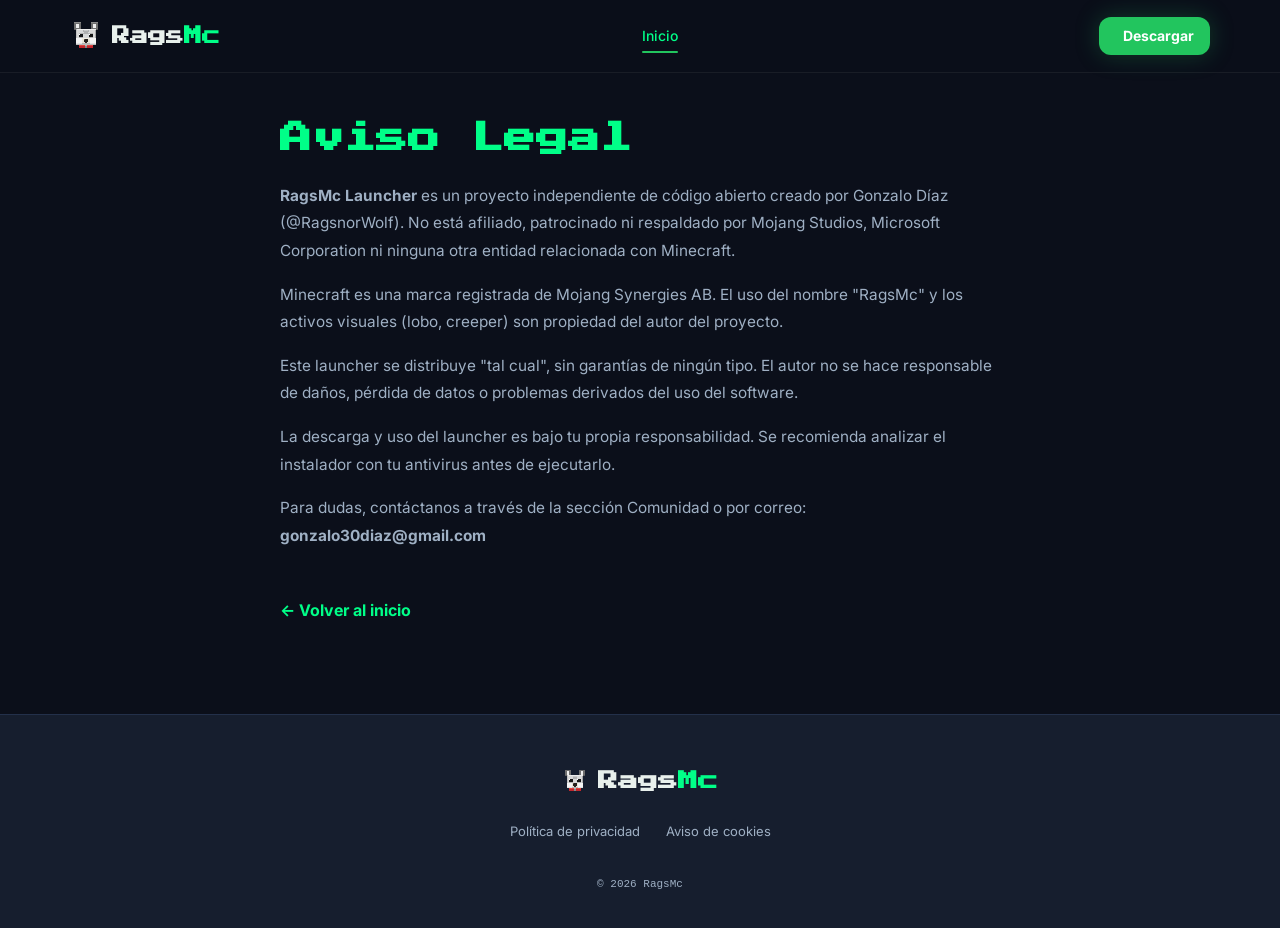
<file: aviso-legal.html>
<!DOCTYPE html>
<html lang="es" data-theme="dark">
<head>
<meta charset="UTF-8">
<meta name="viewport" content="width=device-width, initial-scale=1.0">
<title>Aviso Legal | RagsMc Launcher</title>
<meta name="description" content="Aviso legal de RagsMc Launcher. Proyecto independiente de Minecraft.">
<link rel="icon" type="image/svg+xml" href="./assets/logo/wolf.svg">
<link rel="preconnect" href="https://fonts.googleapis.com">
<link href="https://fonts.googleapis.com/css2?family=Inter:wght@400;600;800&family=Press+Start+2P&display=swap" rel="stylesheet">
<link rel="stylesheet" href="./styles.css">
<style>
  .legal-page { max-width: 760px; margin: 0 auto; padding: 80px 20px; line-height: 1.8; }
  .legal-page h2 { font-family: var(--font-pixel); color: var(--accent-bright); font-size: clamp(24px, 5vw, 32px); margin: 30px 0 14px; }
  .legal-page p { color: var(--text-dim); margin-bottom: 16px; font-size: clamp(14px, 1.2vw, 17px); }
  .legal-page .back { display: inline-block; margin-top: 30px; color: var(--accent-bright); text-decoration: none; font-weight: 700; }
  .legal-page .back:hover { text-decoration: underline; }
</style>
</head>
<body>
<header class="nav" id="navbar">
  <div class="nav-inner">
    <a href="#" class="brand"><img src="./assets/logo/wolf.svg" width="32" height="32" alt="Logo de lobo RagsMc"><span class="brand-text">Rags<span>Mc</span></span></a>
    <nav class="nav-links"><a href="#" class="nav-link active" data-i18n="nav.home">Inicio</a></nav>
    <div class="nav-actions"><a href="#descarga" class="btn btn-primary btn-sm" data-sfx="dl"><i class="fa-solid fa-download"></i> Descargar</a></div>
  </div>
</header>
<main>
  <div class="legal-page">
    <h2>Aviso Legal</h2>
    <p><strong>RagsMc Launcher</strong> es un proyecto independiente de código abierto creado por Gonzalo Díaz (@RagsnorWolf). No está afiliado, patrocinado ni respaldado por Mojang Studios, Microsoft Corporation ni ninguna otra entidad relacionada con Minecraft.</p>
    <p>Minecraft es una marca registrada de Mojang Synergies AB. El uso del nombre "RagsMc" y los activos visuales (lobo, creeper) son propiedad del autor del proyecto.</p>
    <p>Este launcher se distribuye "tal cual", sin garantías de ningún tipo. El autor no se hace responsable de daños, pérdida de datos o problemas derivados del uso del software.</p>
    <p>La descarga y uso del launcher es bajo tu propia responsabilidad. Se recomienda analizar el instalador con tu antivirus antes de ejecutarlo.</p>
    <p>Para dudas, contáctanos a través de la sección Comunidad o por correo: <strong>gonzalo30diaz@gmail.com</strong></p>
    <a href="#" class="back" data-i18n="nav.home">← Volver al inicio</a>
  </div>
</main>
<footer class="footer">
  <div class="container footer-inner">
    <a href="#" class="brand" style="justify-content:center"><img src="./assets/logo/wolf.svg" width="26" height="26" alt="Logo de lobo RagsMc"><span class="brand-text">Rags<span>Mc</span></span></a>
    <nav class="footer-links" style="justify-content:center; gap:16px 26px;">
      <a href="privacidad.html" data-i18n="legal.privacy">Política de privacidad</a>
      <a href="cookies.html" data-i18n="legal.cookies">Aviso de cookies</a>
    </nav>
    <p class="footer-copy">© <span id="year">2026</span> RagsMc</p>
  </div>
</footer>
<script>document.getElementById("year").textContent = new Date().getFullYear();</script>
</body>
</html>
</file>
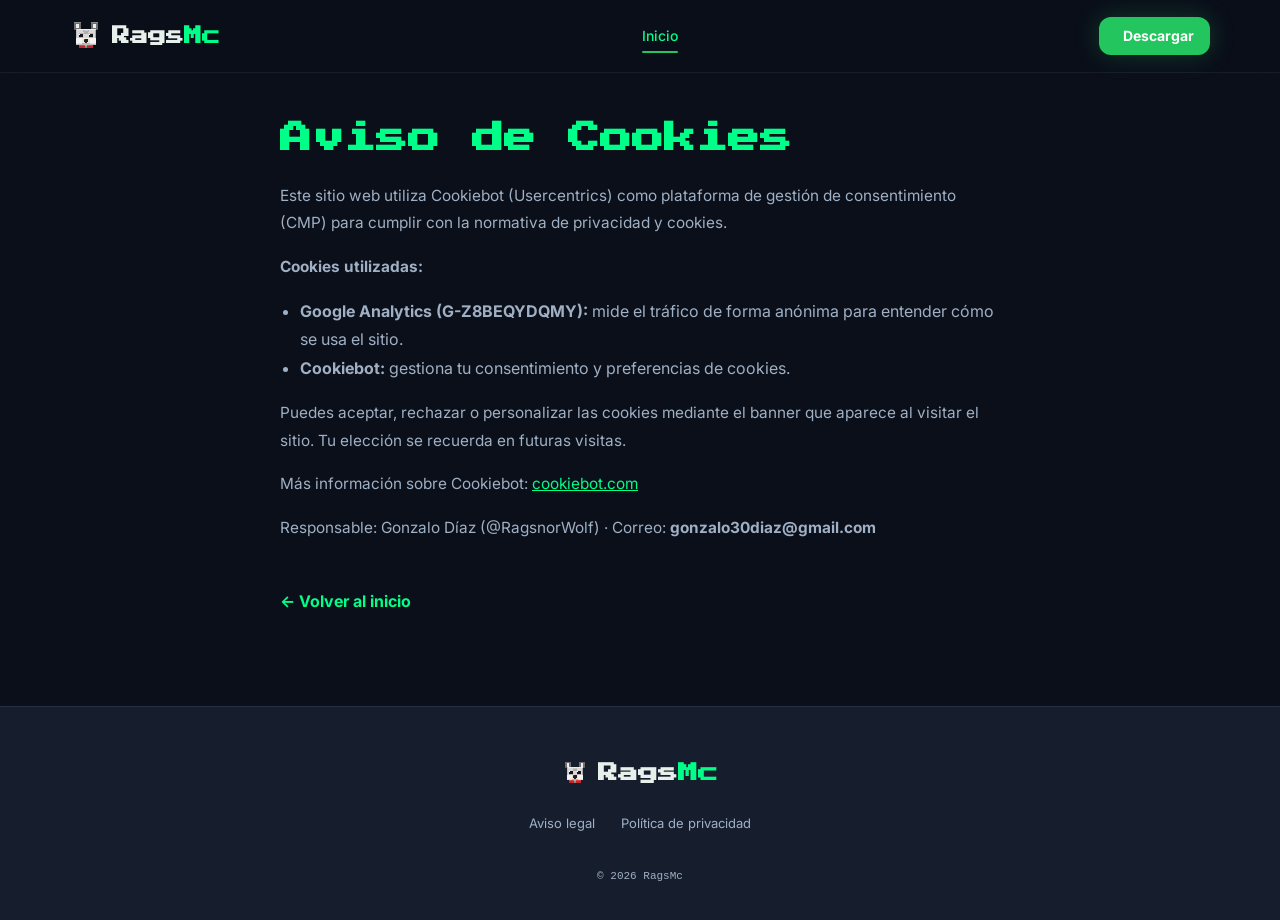
<file: cookies.html>
<!DOCTYPE html>
<html lang="es" data-theme="dark">
<head>
<meta charset="UTF-8">
<meta name="viewport" content="width=device-width, initial-scale=1.0">
<title>Aviso de Cookies | RagsMc Launcher</title>
<meta name="description" content="Aviso de cookies de RagsMc Launcher. Proyecto independiente de Minecraft.">
<link rel="icon" type="image/svg+xml" href="./assets/logo/wolf.svg">
<link rel="preconnect" href="https://fonts.googleapis.com">
<link href="https://fonts.googleapis.com/css2?family=Inter:wght@400;600;800&family=Press+Start+2P&display=swap" rel="stylesheet">
<link rel="stylesheet" href="./styles.css">
<style>
  .legal-page { max-width: 760px; margin: 0 auto; padding: 80px 20px; line-height: 1.8; }
  .legal-page h2 { font-family: var(--font-pixel); color: var(--accent-bright); font-size: clamp(24px, 5vw, 32px); margin: 30px 0 14px; }
  .legal-page p { color: var(--text-dim); margin-bottom: 16px; font-size: clamp(14px, 1.2vw, 17px); }
  .legal-page .back { display: inline-block; margin-top: 30px; color: var(--accent-bright); text-decoration: none; font-weight: 700; }
  .legal-page .back:hover { text-decoration: underline; }
</style>
</head>
<body>
<header class="nav" id="navbar">
  <div class="nav-inner">
    <a href="#" class="brand"><img src="./assets/logo/wolf.svg" width="32" height="32" alt="Logo de lobo RagsMc"><span class="brand-text">Rags<span>Mc</span></span></a>
    <nav class="nav-links"><a href="#" class="nav-link active" data-i18n="nav.home">Inicio</a></nav>
    <div class="nav-actions"><a href="#descarga" class="btn btn-primary btn-sm" data-sfx="dl"><i class="fa-solid fa-download"></i> Descargar</a></div>
  </div>
</header>
<main>
  <div class="legal-page">
    <h2>Aviso de Cookies</h2>
    <p>Este sitio web utiliza Cookiebot (Usercentrics) como plataforma de gestión de consentimiento (CMP) para cumplir con la normativa de privacidad y cookies.</p>
    <p><strong>Cookies utilizadas:</strong></p>
    <ul style="color: var(--text-dim); margin-bottom: 16px; padding-left: 20px;">
      <li><strong>Google Analytics (G-Z8BEQYDQMY):</strong> mide el tráfico de forma anónima para entender cómo se usa el sitio.</li>
      <li><strong>Cookiebot:</strong> gestiona tu consentimiento y preferencias de cookies.</li>
    </ul>
    <p>Puedes aceptar, rechazar o personalizar las cookies mediante el banner que aparece al visitar el sitio. Tu elección se recuerda en futuras visitas.</p>
    <p>Más información sobre Cookiebot: <a href="https://www.cookiebot.com" target="_blank" rel="noopener" style="color: var(--accent-bright);">cookiebot.com</a></p>
    <p>Responsable: Gonzalo Díaz (@RagsnorWolf) · Correo: <strong>gonzalo30diaz@gmail.com</strong></p>
    <a href="#" class="back" data-i18n="nav.home">← Volver al inicio</a>
  </div>
</main>
<footer class="footer">
  <div class="container footer-inner">
    <a href="#" class="brand" style="justify-content:center"><img src="./assets/logo/wolf.svg" width="26" height="26" alt="Logo de lobo RagsMc"><span class="brand-text">Rags<span>Mc</span></span></a>
    <nav class="footer-links" style="justify-content:center; gap:16px 26px;">
      <a href="aviso-legal.html" data-i18n="legal.terms">Aviso legal</a>
      <a href="privacidad.html" data-i18n="legal.privacy">Política de privacidad</a>
    </nav>
    <p class="footer-copy">© <span id="year">2026</span> RagsMc</p>
  </div>
</footer>
<script>document.getElementById("year").textContent = new Date().getFullYear();</script>
</body>
</html>
</file>
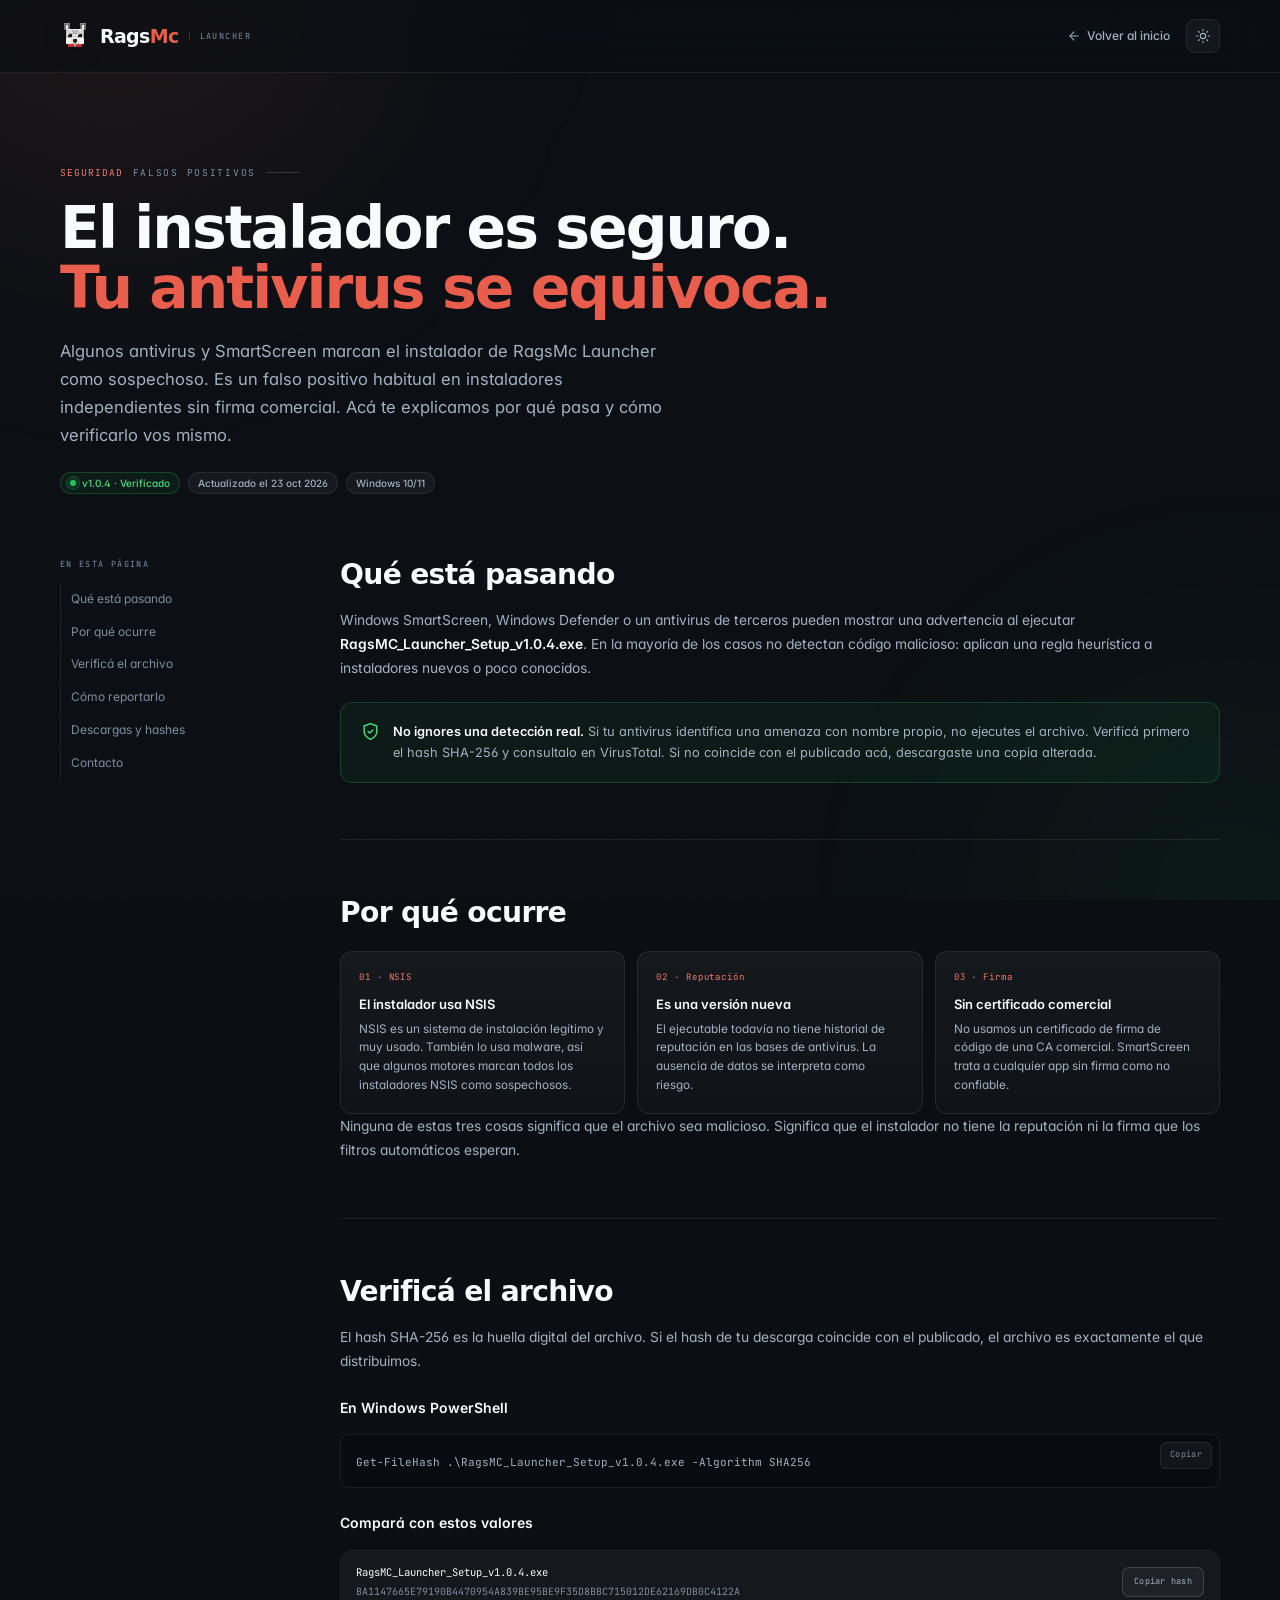
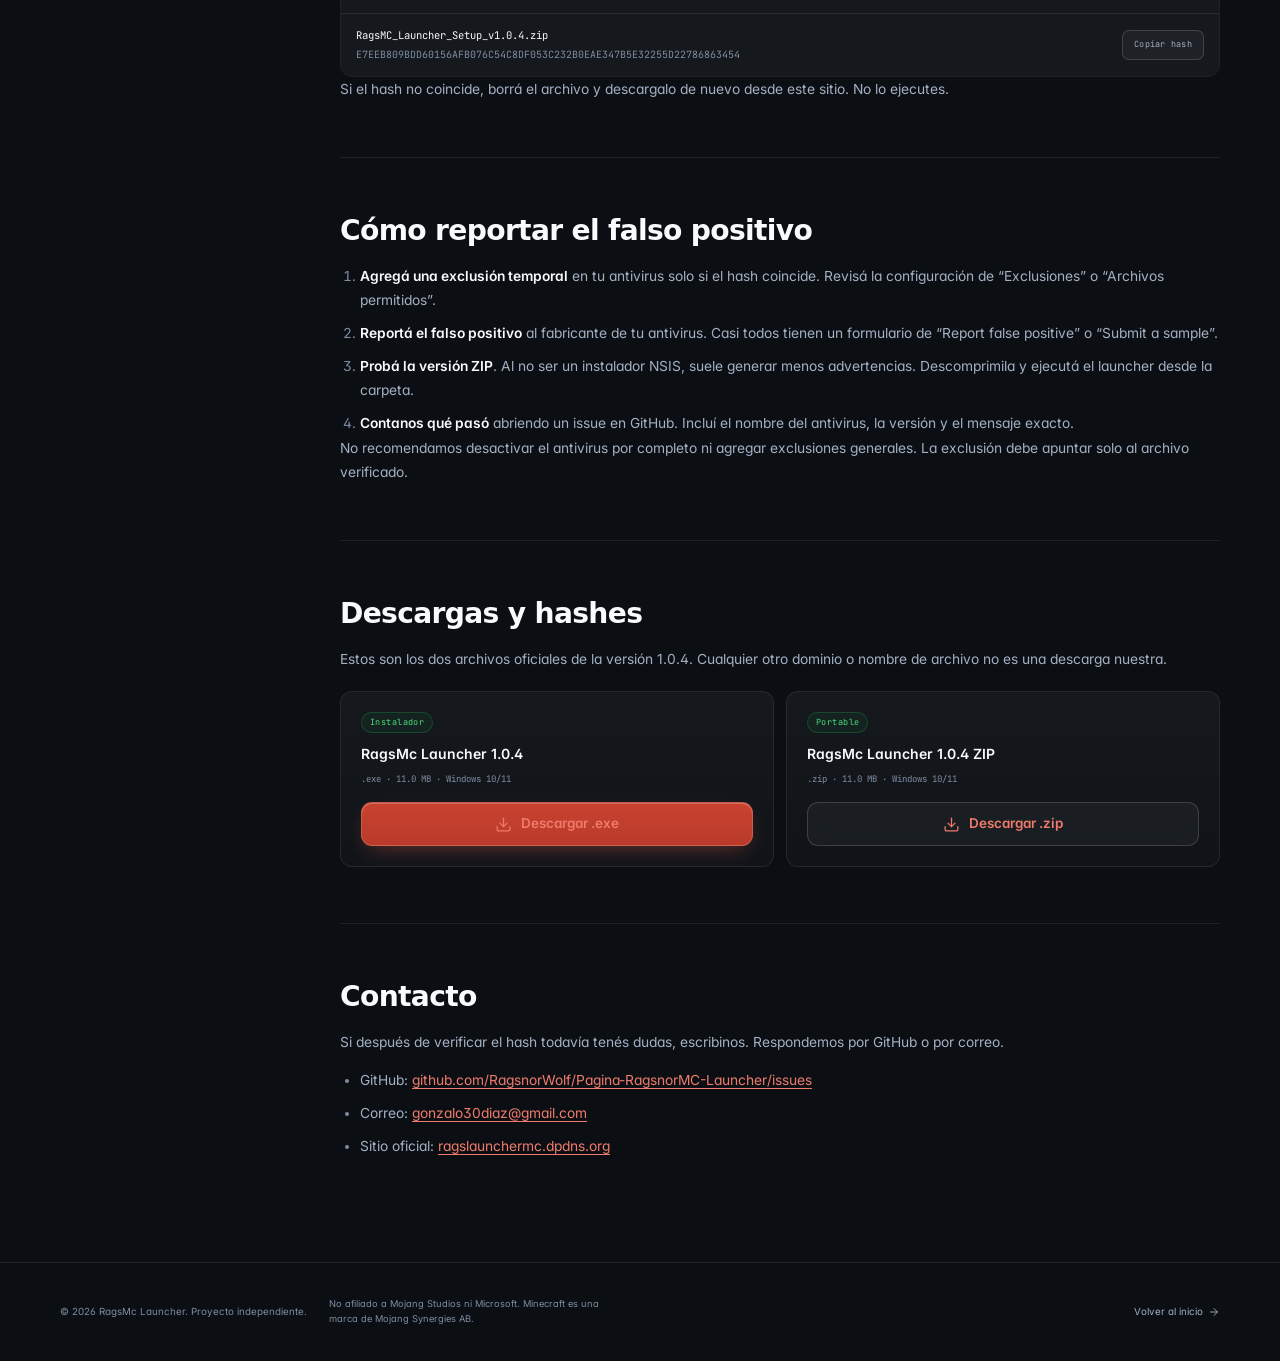
<file: falsos-positivos.html>
<!DOCTYPE html>
<html lang="es" data-theme="dark">
<head>
<meta charset="UTF-8">
<meta name="viewport" content="width=device-width, initial-scale=1">
<title>Falsos positivos | RagsMc Launcher</title>
<meta name="description" content="Qué hacer si Windows o tu antivirus marcan el instalador de RagsMc Launcher. Verificá el SHA-256, reportá el falso positivo y descargá la versión ZIP.">
<meta name="theme-color" content="#0B0F14">
<link rel="canonical" href="https://ragslaunchermc.dpdns.org/falsos-positivos.html">
<script>
(function () {
  try {
    var t = localStorage.getItem("ragsmc-theme");
    document.documentElement.setAttribute("data-theme", t === "light" ? "light" : "dark");
  } catch (e) {}
})();
</script>
<meta property="og:type" content="article">
<meta property="og:site_name" content="RagsMc Launcher">
<meta property="og:title" content="Falsos positivos | RagsMc Launcher">
<meta property="og:description" content="Verificá el instalador, compará el SHA-256 y reportá un falso positivo. Guía paso a paso para Windows.">
<meta property="og:url" content="https://ragslaunchermc.dpdns.org/falsos-positivos.html">
<meta property="og:image" content="https://ragslaunchermc.dpdns.org/assets/logo/og-cover.png">
<meta property="og:image:width" content="1200">
<meta property="og:image:height" content="630">
<meta property="og:locale" content="es_AR">
<meta name="twitter:card" content="summary_large_image">
<meta name="twitter:title" content="Falsos positivos | RagsMc Launcher">
<meta name="twitter:description" content="Verificá el instalador, compará el SHA-256 y reportá un falso positivo. Guía paso a paso para Windows.">
<meta name="twitter:image" content="https://ragslaunchermc.dpdns.org/assets/logo/og-cover.png">
<link rel="icon" type="image/svg+xml" href="./assets/logo/wolf.svg">
<link rel="preconnect" href="https://fonts.googleapis.com">
<link rel="preconnect" href="https://fonts.gstatic.com" crossorigin>
<link rel="preconnect" href="https://api.fontshare.com">
<link rel="preconnect" href="https://cdn.fontshare.com" crossorigin>
<link href="https://fonts.googleapis.com/css2?family=Inter:wght@400;500;600&family=JetBrains+Mono:wght@400;500&display=swap" rel="stylesheet">
<link href="https://api.fontshare.com/v2/css?f[]=clash-display@500,600,700&display=swap" rel="stylesheet">
<link rel="stylesheet" href="./site.css">
<style>
  .doc-header {
    position: sticky;
    top: 0;
    z-index: 50;
    padding: 14px 0;
    border-bottom: 1px solid var(--line);
    background: var(--nav-bg);
    -webkit-backdrop-filter: blur(20px) saturate(160%);
    backdrop-filter: blur(20px) saturate(160%);
  }
  .doc-header .header-inner { display: flex; align-items: center; gap: 16px; height: 44px; }
  .doc-back {
    display: inline-flex; align-items: center; gap: 6px; margin-left: auto;
    color: var(--text-2); font-size: 12px; font-weight: 500; text-decoration: none;
    transition: color .2s;
  }
  .doc-back:hover { color: var(--text); }
  .doc-back svg { width: 14px; height: 14px; }

  .doc-main { padding: clamp(56px, 8vw, 92px) 0 clamp(64px, 9vw, 104px); }
  .doc-hero { max-width: 780px; margin-bottom: clamp(42px, 6vw, 64px); }
  .doc-hero h1 {
    margin: 14px 0 18px;
    font-family: var(--font-display);
    font-size: clamp(2.35rem, 5vw, 3.65rem);
    font-weight: 600;
    line-height: 1.03;
    letter-spacing: -.034em;
    color: var(--text);
  }
  .doc-hero h1 em { font-style: normal; color: var(--accent-display); }
  .doc-hero .lead {
    max-width: 62ch;
    color: var(--text-2);
    font-size: clamp(1rem, 1.3vw, 1.1rem);
    line-height: 1.7;
  }
  .doc-meta {
    display: flex; align-items: center; flex-wrap: wrap; gap: 8px; margin-top: 22px;
  }

  .doc-layout {
    display: grid;
    grid-template-columns: 216px minmax(0, 1fr);
    align-items: start;
    gap: clamp(32px, 5vw, 64px);
  }
  .doc-toc { position: sticky; top: 92px; }
  .doc-toc .label { margin-bottom: 12px; }
  .doc-toc ol { display: grid; gap: 2px; list-style: none; }
  .doc-toc a {
    display: block; padding: 7px 10px; border-left: 1px solid var(--line);
    color: var(--text-3); font-size: 12px; line-height: 1.4; text-decoration: none;
    transition: color .2s, border-color .2s, background .2s;
  }
  .doc-toc a:hover { color: var(--text); border-color: var(--line-strong); background: var(--surface-1); }

  .doc-body { min-width: 0; }
  .doc-body section { scroll-margin-top: 100px; }
  .doc-body section + section { margin-top: clamp(40px, 5vw, 56px); padding-top: clamp(40px, 5vw, 56px); border-top: 1px solid var(--line); }
  .doc-body h2 {
    margin-bottom: 16px;
    font-family: var(--font-display);
    font-size: clamp(1.45rem, 2.2vw, 1.8rem);
    font-weight: 600;
    letter-spacing: -.024em;
    line-height: 1.2;
    color: var(--text);
  }
  .doc-body h3 {
    margin: 24px 0 9px;
    font-size: 14px;
    font-weight: 600;
    color: var(--text);
  }
  .doc-body p, .doc-body li {
    color: var(--text-2);
    font-size: 13.8px;
    line-height: 1.75;
  }
  .doc-body p + p { margin-top: 12px; }
  .doc-body ul, .doc-body ol { display: grid; gap: 9px; margin: 14px 0 0; padding-left: 20px; }
  .doc-body li::marker { color: var(--text-3); }
  .doc-body strong { color: var(--text); font-weight: 600; }
  .doc-body a { color: var(--accent-ink); text-underline-offset: 3px; overflow-wrap: anywhere; }
  .doc-body a:hover { color: var(--text); }

  .callout {
    display: flex; align-items: flex-start; gap: 13px;
    margin-top: 22px; padding: 18px 20px;
    border: 1px solid rgba(34, 197, 94, .24);
    border-radius: 12px;
    background: rgba(34, 197, 94, .06);
  }
  .callout svg { width: 19px; height: 19px; flex: none; margin-top: 1px; color: var(--green-ink); }
  .callout p { font-size: 12.8px; line-height: 1.65; color: var(--text-2); }
  .callout strong { color: var(--text); }

  .reason-grid { display: grid; grid-template-columns: repeat(3, minmax(0, 1fr)); gap: 12px; margin-top: 22px; }
  .reason {
    padding: 18px;
    border: 1px solid var(--line);
    border-radius: 12px;
    background: linear-gradient(180deg, var(--surface-1), var(--surface-2));
  }
  .reason .mono { display: block; margin-bottom: 9px; font-size: 9px; letter-spacing: .1em; color: var(--accent-ink); }
  .reason h3 { margin: 0 0 5px; font-size: 13px; }
  .reason p { font-size: 11.8px; line-height: 1.6; }

  .cmd {
    position: relative; margin-top: 14px; padding: 14px 48px 14px 15px;
    border: 1px solid var(--line); border-radius: 9px;
    background: rgba(0, 0, 0, .22);
    overflow-x: auto;
  }
  [data-theme="light"] .cmd { background: rgba(11, 15, 20, .03); }
  .cmd code { font-family: var(--font-mono); font-size: 11px; color: var(--text-2); white-space: nowrap; }
  .cmd .copy-mini {
    position: absolute; top: 7px; right: 7px;
    height: 27px; padding: 0 9px;
    border: 1px solid var(--line); border-radius: 6px;
    background: var(--glass); color: var(--text-3);
    font-family: var(--font-mono); font-size: 8.5px; letter-spacing: .04em;
    cursor: pointer; transition: color .2s, border-color .2s;
  }
  .cmd .copy-mini:hover { color: var(--text); border-color: var(--line-strong); }
  .cmd .copy-mini.is-copied { color: var(--green-ink); border-color: rgba(34,197,94,.3); }

  .hash-table {
    margin-top: 16px;
    border: 1px solid var(--line);
    border-radius: 12px;
    overflow: hidden;
  }
  .hash-row {
    display: grid;
    grid-template-columns: minmax(0, 1fr) auto;
    align-items: center;
    gap: 14px;
    padding: 13px 15px;
    background: var(--surface-1);
  }
  .hash-row + .hash-row { border-top: 1px solid var(--line); }
  .hash-row .file { font-family: var(--font-mono); font-size: 10.5px; color: var(--text); }
  .hash-row .sum { margin-top: 3px; font-family: var(--font-mono); font-size: 10px; line-height: 1.6; color: var(--text-3); word-break: break-all; }
  .hash-row button {
    height: 30px; padding: 0 11px;
    border: 1px solid var(--line-strong); border-radius: 7px;
    background: var(--glass); color: var(--text-2);
    font-family: var(--font-mono); font-size: 8.5px; letter-spacing: .03em;
    cursor: pointer; white-space: nowrap; transition: color .2s, border-color .2s, background .2s;
  }
  .hash-row button:hover { color: var(--text); background: var(--surface-1); }
  .hash-row button.is-copied { color: var(--green-ink); border-color: rgba(34,197,94,.3); }

  .dl-grid { display: grid; grid-template-columns: 1fr 1fr; gap: 12px; margin-top: 20px; }
  .dl-card {
    display: flex; flex-direction: column; gap: 6px;
    padding: 20px;
    border: 1px solid var(--line);
    border-radius: 12px;
    background: linear-gradient(180deg, var(--surface-1), var(--surface-2));
  }
  .dl-card .kind {
    display: inline-flex; align-items: center; gap: 6px; width: fit-content;
    margin-bottom: 4px; padding: 3px 8px; border-radius: 999px;
    border: 1px solid rgba(34,197,94,.24); background: rgba(34,197,94,.06);
    color: var(--green-ink); font-family: var(--font-mono); font-size: 8.5px; letter-spacing: .05em;
  }
  .dl-card h3 { margin: 0; font-size: 14px; }
  .dl-card .meta { font-family: var(--font-mono); font-size: 9px; color: var(--text-3); }
  .dl-card .btn { margin-top: 10px; width: 100%; }

  .doc-footer { padding: 34px 0; border-top: 1px solid var(--line); }
  .doc-footer .footer-bottom { border-top: 0; padding-top: 0; }
  .doc-footer a { color: var(--text-2); text-decoration: none; }
  .doc-footer a:hover { color: var(--text); }

  @media (max-width: 900px) {
    .doc-layout { grid-template-columns: 1fr; }
    .doc-toc { position: static; padding: 14px 16px; border: 1px solid var(--line); border-radius: 10px; background: var(--surface-1); }
    .doc-toc ol { grid-template-columns: 1fr 1fr; gap: 0 8px; }
    .doc-toc a { border-left: 0; padding-left: 0; }
  }
  @media (max-width: 700px) {
    .reason-grid, .dl-grid { grid-template-columns: 1fr; }
    .doc-toc ol { grid-template-columns: 1fr; }
    .hash-row { grid-template-columns: 1fr; }
    .hash-row button { width: 100%; }
    .cmd { padding: 12px; overflow-x: visible; }
    .cmd code { display: block; white-space: pre-wrap; word-break: break-all; font-size: 10px; }
    .cmd .copy-mini { position: static; width: 100%; margin-top: 10px; }
    .brand-tag { display: none; }
    .doc-back span { display: none; }
  }
</style>
</head>
<body>
<a class="skip-link" href="#main">Saltar al contenido</a>
<div class="page-bg" aria-hidden="true">
  <div class="page-glow page-glow-a"></div>
  <div class="page-glow page-glow-b"></div>
  <div class="page-noise"></div>
</div>

<header class="doc-header">
  <div class="container header-inner">
    <a class="brand" href="./index.html" aria-label="RagsMc Launcher — Inicio">
      <img src="./assets/logo/wolf.svg" width="30" height="30" alt="">
      <span class="brand-word">Rags<span>Mc</span></span>
      <span class="brand-tag">Launcher</span>
    </a>
    <a class="doc-back" href="./index.html" aria-label="Volver al inicio">
      <svg viewBox="0 0 24 24" fill="none" stroke="currentColor" stroke-width="1.8" stroke-linecap="round" stroke-linejoin="round" aria-hidden="true"><path d="M19 12H5"/><path d="m12 19-7-7 7-7"/></svg>
      <span>Volver al inicio</span>
    </a>
    <button class="icon-btn theme-toggle" id="themeToggle" type="button" aria-label="Cambiar a tema claro" aria-pressed="false">
      <svg class="icon-sun" viewBox="0 0 24 24" fill="none" stroke="currentColor" stroke-width="1.7" stroke-linecap="round" aria-hidden="true"><circle cx="12" cy="12" r="4"/><path d="M12 2v2M12 20v2M4.93 4.93l1.42 1.42M17.66 17.66l1.41 1.41M2 12h2M20 12h2M4.93 19.07l1.42-1.42M17.66 6.34l1.41-1.41"/></svg>
      <svg class="icon-moon" viewBox="0 0 24 24" fill="none" stroke="currentColor" stroke-width="1.7" stroke-linecap="round" stroke-linejoin="round" aria-hidden="true"><path d="M21 12.79A9 9 0 1 1 11.21 3 7 7 0 0 0 21 12.79Z"/></svg>
    </button>
  </div>
</header>

<main class="doc-main" id="main">
  <div class="container">
    <div class="doc-hero">
      <p class="eyebrow"><span class="mono">Seguridad</span><span>Falsos positivos</span></p>
      <h1>El instalador es seguro.<br><em>Tu antivirus se equivoca.</em></h1>
      <p class="lead">Algunos antivirus y SmartScreen marcan el instalador de RagsMc Launcher como sospechoso. Es un falso positivo habitual en instaladores independientes sin firma comercial. Acá te explicamos por qué pasa y cómo verificarlo vos mismo.</p>
      <div class="doc-meta">
        <span class="pill pill-green"><span class="status-dot"></span>v1.0.4 · Verificado</span>
        <span class="pill">Actualizado el 23 oct 2026</span>
        <span class="pill">Windows 10/11</span>
      </div>
    </div>

    <div class="doc-layout">
      <aside class="doc-toc" aria-label="Contenido de la página">
        <p class="label">En esta página</p>
        <ol>
          <li><a href="#que-pasa">Qué está pasando</a></li>
          <li><a href="#por-que">Por qué ocurre</a></li>
          <li><a href="#verificar">Verificá el archivo</a></li>
          <li><a href="#reportar">Cómo reportarlo</a></li>
          <li><a href="#descargas">Descargas y hashes</a></li>
          <li><a href="#contacto">Contacto</a></li>
        </ol>
      </aside>

      <article class="doc-body">
        <section id="que-pasa">
          <h2>Qué está pasando</h2>
          <p>Windows SmartScreen, Windows Defender o un antivirus de terceros pueden mostrar una advertencia al ejecutar <strong>RagsMC_Launcher_Setup_v1.0.4.exe</strong>. En la mayoría de los casos no detectan código malicioso: aplican una regla heurística a instaladores nuevos o poco conocidos.</p>
          <div class="callout">
            <svg viewBox="0 0 24 24" fill="none" stroke="currentColor" stroke-width="1.8" stroke-linecap="round" stroke-linejoin="round" aria-hidden="true"><path d="M12 22s8-4 8-10V5l-8-3-8 3v7c0 6 8 10 8 10Z"/><path d="m9 12 2 2 4-4"/></svg>
            <p><strong>No ignores una detección real.</strong> Si tu antivirus identifica una amenaza con nombre propio, no ejecutes el archivo. Verificá primero el hash SHA-256 y consultalo en VirusTotal. Si no coincide con el publicado acá, descargaste una copia alterada.</p>
          </div>
        </section>

        <section id="por-que">
          <h2>Por qué ocurre</h2>
          <div class="reason-grid">
            <div class="reason">
              <span class="mono">01 · NSIS</span>
              <h3>El instalador usa NSIS</h3>
              <p>NSIS es un sistema de instalación legítimo y muy usado. También lo usa malware, así que algunos motores marcan todos los instaladores NSIS como sospechosos.</p>
            </div>
            <div class="reason">
              <span class="mono">02 · Reputación</span>
              <h3>Es una versión nueva</h3>
              <p>El ejecutable todavía no tiene historial de reputación en las bases de antivirus. La ausencia de datos se interpreta como riesgo.</p>
            </div>
            <div class="reason">
              <span class="mono">03 · Firma</span>
              <h3>Sin certificado comercial</h3>
              <p>No usamos un certificado de firma de código de una CA comercial. SmartScreen trata a cualquier app sin firma como no confiable.</p>
            </div>
          </div>
          <p>Ninguna de estas tres cosas significa que el archivo sea malicioso. Significa que el instalador no tiene la reputación ni la firma que los filtros automáticos esperan.</p>
        </section>

        <section id="verificar">
          <h2>Verificá el archivo</h2>
          <p>El hash SHA-256 es la huella digital del archivo. Si el hash de tu descarga coincide con el publicado, el archivo es exactamente el que distribuimos.</p>
          <h3>En Windows PowerShell</h3>
          <div class="cmd">
            <code id="cmdHash">Get-FileHash .\RagsMC_Launcher_Setup_v1.0.4.exe -Algorithm SHA256</code>
            <button class="copy-mini" type="button" data-copy="Get-FileHash .\RagsMC_Launcher_Setup_v1.0.4.exe -Algorithm SHA256">Copiar</button>
          </div>
          <h3>Compará con estos valores</h3>
          <div class="hash-table">
            <div class="hash-row">
              <div>
                <div class="file">RagsMC_Launcher_Setup_v1.0.4.exe</div>
                <div class="sum">BA1147665E79190B4470954A839BE95BE9F35D8BBC715012DE62169DB0C4122A</div>
              </div>
              <button type="button" data-copy="BA1147665E79190B4470954A839BE95BE9F35D8BBC715012DE62169DB0C4122A">Copiar hash</button>
            </div>
            <div class="hash-row">
              <div>
                <div class="file">RagsMC_Launcher_Setup_v1.0.4.zip</div>
                <div class="sum">E7EEB809BDD60156AFB076C54C8DF053C232B0EAE347B5E32255D22786863454</div>
              </div>
              <button type="button" data-copy="E7EEB809BDD60156AFB076C54C8DF053C232B0EAE347B5E32255D22786863454">Copiar hash</button>
            </div>
          </div>
          <p>Si el hash no coincide, borrá el archivo y descargalo de nuevo desde este sitio. No lo ejecutes.</p>
        </section>

        <section id="reportar">
          <h2>Cómo reportar el falso positivo</h2>
          <ol>
            <li><strong>Agregá una exclusión temporal</strong> en tu antivirus solo si el hash coincide. Revisá la configuración de “Exclusiones” o “Archivos permitidos”.</li>
            <li><strong>Reportá el falso positivo</strong> al fabricante de tu antivirus. Casi todos tienen un formulario de “Report false positive” o “Submit a sample”.</li>
            <li><strong>Probá la versión ZIP</strong>. Al no ser un instalador NSIS, suele generar menos advertencias. Descomprimila y ejecutá el launcher desde la carpeta.</li>
            <li><strong>Contanos qué pasó</strong> abriendo un issue en GitHub. Incluí el nombre del antivirus, la versión y el mensaje exacto.</li>
          </ol>
          <p>No recomendamos desactivar el antivirus por completo ni agregar exclusiones generales. La exclusión debe apuntar solo al archivo verificado.</p>
        </section>

        <section id="descargas">
          <h2>Descargas y hashes</h2>
          <p>Estos son los dos archivos oficiales de la versión 1.0.4. Cualquier otro dominio o nombre de archivo no es una descarga nuestra.</p>
          <div class="dl-grid">
            <div class="dl-card">
              <span class="kind">Instalador</span>
              <h3>RagsMc Launcher 1.0.4</h3>
              <span class="meta">.exe · 11.0 MB · Windows 10/11</span>
              <a class="btn btn-primary" href="./downloads/RagsMC_Launcher_Setup_v1.0.4.exe" download>
                <svg viewBox="0 0 24 24" fill="none" stroke="currentColor" stroke-width="1.8" stroke-linecap="round" stroke-linejoin="round" aria-hidden="true"><path d="M21 15v4a2 2 0 0 1-2 2H5a2 2 0 0 1-2-2v-4"/><path d="m7 10 5 5 5-5"/><path d="M12 15V3"/></svg>
                Descargar .exe
              </a>
            </div>
            <div class="dl-card">
              <span class="kind">Portable</span>
              <h3>RagsMc Launcher 1.0.4 ZIP</h3>
              <span class="meta">.zip · 11.0 MB · Windows 10/11</span>
              <a class="btn btn-ghost" href="./downloads/RagsMC_Launcher_Setup_v1.0.4.zip" download>
                <svg viewBox="0 0 24 24" fill="none" stroke="currentColor" stroke-width="1.8" stroke-linecap="round" stroke-linejoin="round" aria-hidden="true"><path d="M21 15v4a2 2 0 0 1-2 2H5a2 2 0 0 1-2-2v-4"/><path d="m7 10 5 5 5-5"/><path d="M12 15V3"/></svg>
                Descargar .zip
              </a>
            </div>
          </div>
        </section>

        <section id="contacto">
          <h2>Contacto</h2>
          <p>Si después de verificar el hash todavía tenés dudas, escribinos. Respondemos por GitHub o por correo.</p>
          <ul>
            <li>GitHub: <a href="https://github.com/RagsnorWolf/Pagina-RagsnorMC-Launcher/issues" target="_blank" rel="noopener noreferrer">github.com/RagsnorWolf/Pagina-RagsnorMC-Launcher/issues</a></li>
            <li>Correo: <a href="mailto:gonzalo30diaz@gmail.com">gonzalo30diaz@gmail.com</a></li>
            <li>Sitio oficial: <a href="https://ragslaunchermc.dpdns.org/">ragslaunchermc.dpdns.org</a></li>
          </ul>
        </section>
      </article>
    </div>
  </div>
</main>

<footer class="site-footer doc-footer">
  <div class="container">
    <div class="footer-bottom">
      <p>© <span id="year">2026</span> RagsMc Launcher. Proyecto independiente.</p>
      <p class="footer-disclaimer">No afiliado a Mojang Studios ni Microsoft. Minecraft es una marca de Mojang Synergies AB.</p>
      <a class="footer-top" href="./index.html"><span>Volver al inicio</span><svg viewBox="0 0 24 24" fill="none" stroke="currentColor" stroke-width="1.8" stroke-linecap="round" stroke-linejoin="round" aria-hidden="true"><path d="M5 12h14"/><path d="m12 5 7 7-7 7"/></svg></a>
    </div>
  </div>
</footer>

<div class="toast" id="toast" role="status" aria-live="polite" aria-atomic="true">
  <svg viewBox="0 0 24 24" fill="none" stroke="currentColor" stroke-width="2.2" stroke-linecap="round" stroke-linejoin="round" aria-hidden="true"><path d="M20 6 9 17l-5-5"/></svg>
  <span id="toastText">Copiado</span>
</div>

<script>
(function () {
  "use strict";
  var root = document.documentElement;
  var meta = document.querySelector('meta[name="theme-color"]');
  var toggle = document.getElementById("themeToggle");
  var year = document.getElementById("year");
  var toast = document.getElementById("toast");
  var toastText = document.getElementById("toastText");
  var timer = null;

  if (year) year.textContent = String(new Date().getFullYear());

  function applyTheme(theme, persist) {
    root.setAttribute("data-theme", theme);
    if (meta) meta.setAttribute("content", theme === "light" ? "#F7F8FA" : "#0B0F14");
    if (toggle) {
      toggle.setAttribute("aria-pressed", theme === "light" ? "true" : "false");
      toggle.setAttribute("aria-label", theme === "light" ? "Cambiar a tema oscuro" : "Cambiar a tema claro");
    }
    if (persist) { try { localStorage.setItem("ragsmc-theme", theme); } catch (e) {} }
  }

  var stored = "dark";
  try { stored = localStorage.getItem("ragsmc-theme") === "light" ? "light" : "dark"; } catch (e) {}
  applyTheme(stored, false);

  if (toggle) {
    toggle.addEventListener("click", function () {
      applyTheme(root.getAttribute("data-theme") === "light" ? "dark" : "light", true);
    });
  }

  function showToast(message) {
    if (!toast || !toastText) return;
    toastText.textContent = message;
    toast.classList.add("show");
    window.clearTimeout(timer);
    timer = window.setTimeout(function () { toast.classList.remove("show"); }, 2200);
  }

  function writeClipboard(text) {
    if (navigator.clipboard && window.isSecureContext) {
      return navigator.clipboard.writeText(text).then(function () { return true; }).catch(function () { return fallback(text); });
    }
    return Promise.resolve(fallback(text));
  }

  function fallback(text) {
    try {
      var area = document.createElement("textarea");
      area.value = text;
      area.setAttribute("readonly", "");
      area.style.position = "fixed";
      area.style.top = "-1000px";
      area.style.opacity = "0";
      document.body.appendChild(area);
      area.select();
      var ok = document.execCommand("copy");
      document.body.removeChild(area);
      return ok;
    } catch (e) { return false; }
  }

  Array.prototype.forEach.call(document.querySelectorAll("[data-copy]"), function (button) {
    button.addEventListener("click", function () {
      writeClipboard(button.getAttribute("data-copy") || "").then(function (ok) {
        if (!ok) { showToast("No se pudo copiar"); return; }
        showToast("Copiado al portapapeles");
        var original = button.textContent;
        button.classList.add("is-copied");
        button.textContent = "Copiado";
        window.setTimeout(function () {
          button.classList.remove("is-copied");
          button.textContent = original;
        }, 1700);
      });
    });
  });
})();
</script>
</body>
</html>
</file>
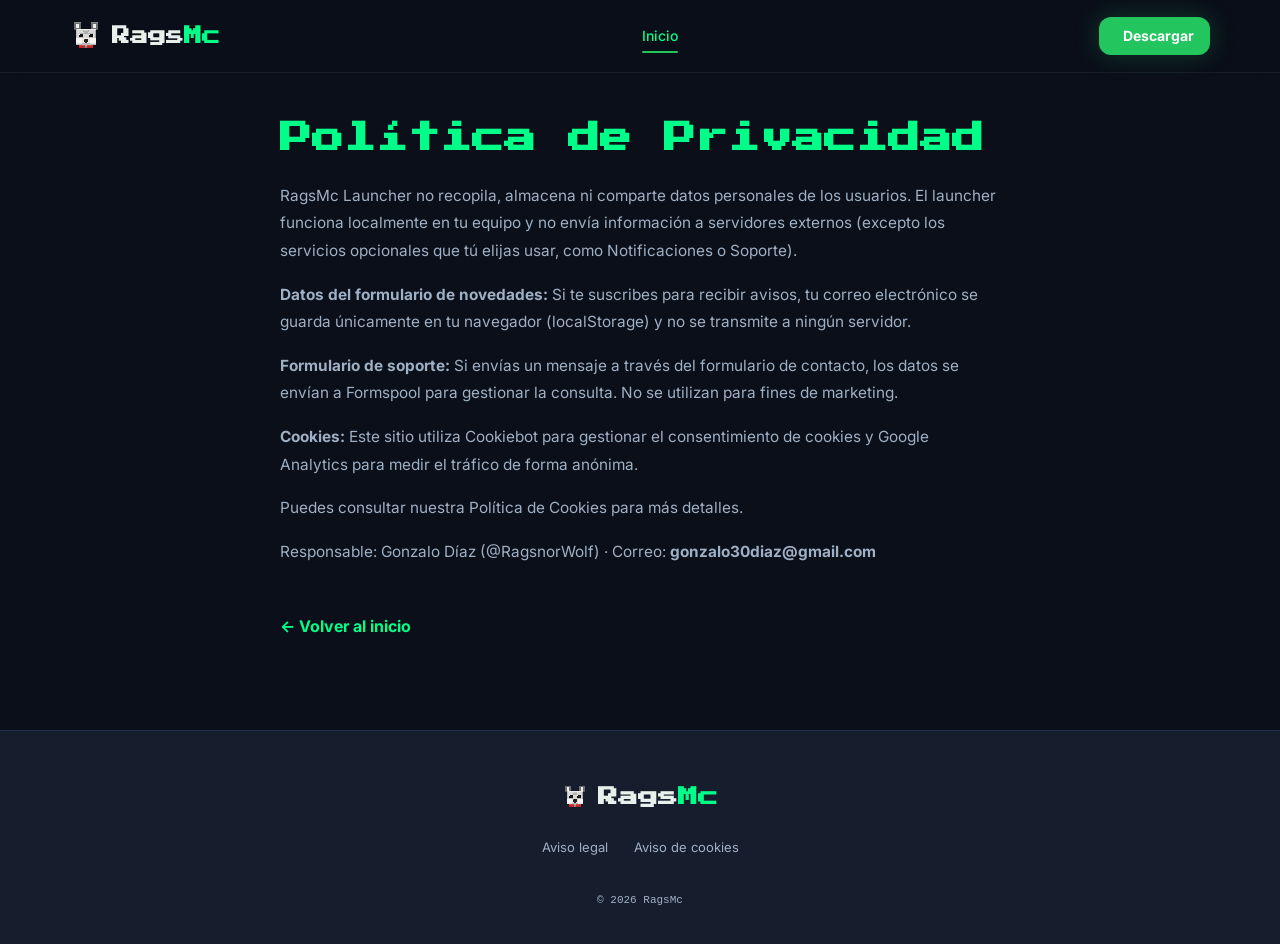
<file: privacidad.html>
<!DOCTYPE html>
<html lang="es" data-theme="dark">
<head>
<meta charset="UTF-8">
<meta name="viewport" content="width=device-width, initial-scale=1.0">
<title>Política de Privacidad | RagsMc Launcher</title>
<meta name="description" content="Política de privacidad de RagsMc Launcher. Proyecto independiente de Minecraft.">
<link rel="icon" type="image/svg+xml" href="./assets/logo/wolf.svg">
<link rel="preconnect" href="https://fonts.googleapis.com">
<link href="https://fonts.googleapis.com/css2?family=Inter:wght@400;600;800&family=Press+Start+2P&display=swap" rel="stylesheet">
<link rel="stylesheet" href="./styles.css">
<style>
  .legal-page { max-width: 760px; margin: 0 auto; padding: 80px 20px; line-height: 1.8; }
  .legal-page h2 { font-family: var(--font-pixel); color: var(--accent-bright); font-size: clamp(24px, 5vw, 32px); margin: 30px 0 14px; }
  .legal-page p { color: var(--text-dim); margin-bottom: 16px; font-size: clamp(14px, 1.2vw, 17px); }
  .legal-page .back { display: inline-block; margin-top: 30px; color: var(--accent-bright); text-decoration: none; font-weight: 700; }
  .legal-page .back:hover { text-decoration: underline; }
</style>
</head>
<body>
<header class="nav" id="navbar">
  <div class="nav-inner">
    <a href="#" class="brand"><img src="./assets/logo/wolf.svg" width="32" height="32" alt="Logo de lobo RagsMc"><span class="brand-text">Rags<span>Mc</span></span></a>
    <nav class="nav-links"><a href="#" class="nav-link active" data-i18n="nav.home">Inicio</a></nav>
    <div class="nav-actions"><a href="#descarga" class="btn btn-primary btn-sm" data-sfx="dl"><i class="fa-solid fa-download"></i> Descargar</a></div>
  </div>
</header>
<main>
  <div class="legal-page">
    <h2>Política de Privacidad</h2>
    <p>RagsMc Launcher no recopila, almacena ni comparte datos personales de los usuarios. El launcher funciona localmente en tu equipo y no envía información a servidores externos (excepto los servicios opcionales que tú elijas usar, como Notificaciones o Soporte).</p>
    <p><strong>Datos del formulario de novedades:</strong> Si te suscribes para recibir avisos, tu correo electrónico se guarda únicamente en tu navegador (localStorage) y no se transmite a ningún servidor.</p>
    <p><strong>Formulario de soporte:</strong> Si envías un mensaje a través del formulario de contacto, los datos se envían a Formspool para gestionar la consulta. No se utilizan para fines de marketing.</p>
    <p><strong>Cookies:</strong> Este sitio utiliza Cookiebot para gestionar el consentimiento de cookies y Google Analytics para medir el tráfico de forma anónima.</p>
    <p>Puedes consultar nuestra Política de Cookies para más detalles.</p>
    <p>Responsable: Gonzalo Díaz (@RagsnorWolf) · Correo: <strong>gonzalo30diaz@gmail.com</strong></p>
    <a href="#" class="back" data-i18n="nav.home">← Volver al inicio</a>
  </div>
</main>
<footer class="footer">
  <div class="container footer-inner">
    <a href="#" class="brand" style="justify-content:center"><img src="./assets/logo/wolf.svg" width="26" height="26" alt="Logo de lobo RagsMc"><span class="brand-text">Rags<span>Mc</span></span></a>
    <nav class="footer-links" style="justify-content:center; gap:16px 26px;">
      <a href="aviso-legal.html" data-i18n="legal.terms">Aviso legal</a>
      <a href="cookies.html" data-i18n="legal.cookies">Aviso de cookies</a>
    </nav>
    <p class="footer-copy">© <span id="year">2026</span> RagsMc</p>
  </div>
</footer>
<script>document.getElementById("year").textContent = new Date().getFullYear();</script>
</body>
</html>
</file>
<file: styles.css>
/* ============================================================
   RAGSMC LAUNCHER — Estilo Minecraft Premium
   ============================================================ */
:root {
  --bg: #0b0f1a;
  --bg-alt: #121826;
  --panel: #161e2e;
  --border: #23304a;
  --text: #e8f0ec;
  --text-dim: #9fb0c4;
  --accent: #22c55e;
  --accent-bright: #00ff88;
  --accent-dim: #16a34a;
  --second: #8b5cf6;
  --cyan: #06b6d4;
  --warn: #f59e0b;
  --danger: #ef4444;
  --grass-top: #7cd14a;
  --grass-side: #5a9e34;
  --dirt: #8b6b4a;
  --radius: 14px;
  --radius-lg: 24px;
  --shadow: 0 10px 30px rgba(0,0,0,0.45);
  --shadow-glow: 0 0 24px rgba(34,197,94,0.25);
  --font-sans: Inter, system-ui, -apple-system, Segoe UI, Roboto, sans-serif;
  --font-pixel: "Press Start 2P", cursive;
  --font-mono: JetBrains Mono, ui-monospace, SFMono-Regular, Menlo, monospace;
  --transition: 0.4s ease;
  --max-width: 1180px;
}

[data-theme="light"] {
  --bg: #f7f3ee;
  --bg-alt: #efe8dd;
  --panel: #ffffff;
  --border: #d9cbbd;
  --text: #3d2b1f;
  --text-dim: #7a6b5a;
  --accent: #b85c4a;
  --accent-bright: #b85c4a;
  --accent-dim: #9c4a3c;
  --second: #8b5e3c;
  --cyan: #b85c4a;
  --shadow: 0 10px 30px rgba(0,0,0,0.12);
  --shadow-glow: 0 0 24px rgba(184,92,74,0.18);
}

* { box-sizing: border-box; margin: 0; padding: 0; }
html { scroll-behavior: smooth; }
body {
  background: var(--bg);
  color: var(--text);
  font-family: var(--font-sans);
  line-height: 1.6;
  overflow-x: hidden;
}

/* -------- Cursor Creeper -------- */
body {
  cursor: url('./assets/icons/creeper-cursor.png') 16 16, auto;
}
a, button, .btn, .card, .gal-item, .nav-link, .os-btn, .soc-card, label, input, textarea, details summary {
  cursor: url('./assets/icons/creeper-cursor.png') 16 16, pointer !important;
}
a:active, button:active, .btn:active, .os-btn:active, .soc-card:active {
  cursor: url('./assets/icons/creeper-cursor-click.png') 16 16, auto !important;
}

/* -------- Utilidades -------- */
.container { max-width: var(--max-width); margin: 0 auto; padding: 0 20px; }
.narrow { max-width: 760px; }
.section { padding: 90px 0; position: relative; }
.section-alt { background: var(--bg-alt); }
.bg-photo { position: relative; background: var(--bg-alt); }
.bg-photo::before {
  content: ""; position: absolute; inset: 0;
  background-image: var(--bg-img);
  background-size: cover; background-position: center;
  opacity: 0.28; z-index: 0; pointer-events: none;
  filter: brightness(0.75) saturate(1.15);
}
.bg-photo > .container { position: relative; z-index: 1; }
.pixel-divider {
  height: 14px; width: 100%;
  background: repeating-linear-gradient(
    90deg,
    var(--grass-top) 0, var(--grass-top) 12px,
    var(--dirt) 12px, var(--dirt) 26px
  );
  background-size: 26px 100%;
  opacity: 0.9;
}
.skip-link {
  position: absolute; left: -9999px; top: auto; width: 1px; height: 1px;
  overflow: hidden; z-index: -1;
}
.reveal { opacity: 0; transform: translateY(24px); }
.reveal.visible { opacity: 1; transform: none; transition: opacity 0.7s ease, transform 0.7s ease; }
.center { text-align: center; }

/* -------- Tipografía -------- */
.kicker { font-family: var(--font-pixel); font-size: 13px; letter-spacing: 2px; color: var(--accent-bright); text-transform: uppercase; margin-bottom: 8px; display: block; }
.section-title { font-size: clamp(28px, 4vw, 44px); font-weight: 800; margin-bottom: 10px; letter-spacing: -0.5px; }
.section-desc { font-size: clamp(15px, 1.1vw, 18px); color: var(--text-dim); max-width: 700px; margin: 0 auto 26px; }

/* -------- Loader (estilo Minecraft premium) -------- */
.loader {
  position: fixed; inset: 0; z-index: 99999; background: #2e4a3a;
  display: flex; align-items: center; justify-content: center;
  transition: opacity 0.7s ease, visibility 0.7s ease;
}
.loader.done { opacity: 0; visibility: hidden; pointer-events: none; }
.loader-box {
  text-align: center; transform: translateY(10px);
  animation: loaderUp 0.8s ease-out forwards;
}
@keyframes loaderUp { to { transform: translateY(0); } }
.loader-sky {
  position: relative; width: 160px; height: 64px;
  background: linear-gradient(#6ba4f7 0%, #8ec5ff 100%);
  margin: 0 auto 14px; border-bottom: 4px solid #4d7fb0;
  overflow: hidden; border-radius: 4px 4px 0 0;
}
.loader-sky::after {
  content:""; position:absolute; top:-24px; left:-48px; width:256px; height:80px;
  background: radial-gradient(circle, rgba(255,255,255,0.4) 2px, transparent 2px);
  background-size: 48px 48px; animation: skyMove 14s linear infinite;
}
@keyframes skyMove { from { transform: translateX(0); } to { transform: translateX(48px); } }
.loader-sun {
  position: absolute; top: 10px; right: 10px; width: 16px; height: 16px;
  background: #ffd166; border-radius: 50%; box-shadow: 0 0 10px #ffd166;
}
.loader-ground {
  position: relative; width: 160px; height: 44px;
  background: linear-gradient(to bottom, #7cd14a 0%, #7cd14a 52%, #5a9e34 52%, #5a9e34 100%);
  margin: 0 auto 18px; border: 3px solid #3d6a1f;
  border-bottom-left-radius: 6px; border-bottom-right-radius: 6px;
  overflow: hidden;
}
.loader-ground::after {
  content:""; position:absolute; bottom:0; left:0; right:0; height:10px;
  background: repeating-linear-gradient(90deg, #5a9e34 0, #5a9e34 7px, transparent 7px, transparent 14px);
  opacity: 0.9;
}
.loader-logo { width: 48px; height: 48px; margin: 0 auto 12px; display: block;
  filter: drop-shadow(0 0 16px rgba(0,255,136,0.6));
  animation: logoBounce 2.2s ease-in-out infinite;
}
@keyframes logoBounce { 0%,100% { transform: translateY(0); } 50% { transform: translateY(-8px); } }
.loader-brand { font-family: var(--font-pixel); font-size: 18px; letter-spacing: 5px;
  color: #fff; margin-bottom: 14px; text-shadow: 0 0 18px rgba(0,255,136,0.45);
  animation: brandPulse 3s ease-in-out infinite;
}
@keyframes brandPulse { 0%,100% { opacity: 1; } 50% { opacity: 0.75; } }
.loader-brand span { color: #00ff88; }
.loader-bar { width: 260px; height: 10px; background: rgba(0,0,0,0.35);
  border: 3px solid #3d6a1f; margin: 0 auto 14px; position: relative; overflow: hidden;
  border-radius: 6px; box-shadow: inset 0 0 8px rgba(0,0,0,0.5);
}
.loader-track { width: 100%; height: 100%; background: #4a7c34; border-radius: 4px; }
.loader-fill { height: 100%; width: 0%; background: linear-gradient(90deg, #22c55e, #00ff88);
  border-radius: 4px; box-shadow: 0 0 18px rgba(0,255,136,0.75);
  transition: width 0.5s ease;
}
.loader-fill::after {
  content:""; position:absolute; top:0; left:0; right:0; bottom:0;
  background: repeating-linear-gradient(90deg, transparent 0, transparent 12px, rgba(255,255,255,0.35) 12px, rgba(255,255,255,0.35) 20px);
  background-size: 200% 100%; animation: shine 2s linear infinite; border-radius: 4px;
}
@keyframes shine { from { background-position: -200% 0; } to { background-position: 200% 0; } }
.loader-stage { font-family: var(--font-mono); font-size: 13px; color: #cfecd6;
  min-height: 18px; margin-bottom: 10px; letter-spacing: 0.5px;
}
.loader-tip { font-size: 12px; color: #9ecfad; font-family: var(--font-mono);
  letter-spacing: 0.5px;
}

/* -------- Progreso scroll -------- */
.progress { position: fixed; top: 0; left: 0; height: 4px; width: 100%; background: rgba(255,255,255,0.06); z-index: 50; }
#progressFill { height: 100%; width: 0%; background: linear-gradient(90deg, var(--accent), var(--second)); border-radius: 2px 2px 0 0; box-shadow: var(--shadow-glow); }

/* -------- Navbar -------- */
.nav {
  position: fixed; top: 0; left: 0; width: 100%; z-index: 100;
  background: rgba(11,15,26,0.55); backdrop-filter: blur(14px);
  border-bottom: 1px solid rgba(255,255,255,0.06);
  transition: transform 0.3s ease, padding 0.3s ease, background 0.3s ease;
}
.nav.nav-scrolled { padding: 8px 0; background: rgba(11,15,26,0.85); }
[data-theme="light"] .nav { background: rgba(247,243,238,0.6); border-bottom-color: rgba(0,0,0,0.08); }
[data-theme="light"] .nav.nav-scrolled { background: rgba(255,255,255,0.92); }
.nav-inner { max-width: var(--max-width); margin: 0 auto; padding: 0 20px; display: flex; align-items: center; justify-content: space-between; height: 72px; }
.brand { display: flex; align-items: center; gap: 10px; text-decoration: none; font-family: var(--font-pixel); font-size: 18px; color: var(--text); font-weight: 700; }
.brand-text span { color: var(--accent-bright); }
.nav-links { display: flex; gap: 26px; align-items: center; list-style: none; }
.nav-link { color: var(--text-dim); text-decoration: none; font-size: 14px; font-weight: 500; position: relative; transition: color 0.3s ease; }
.nav-link::after { content:""; position:absolute; left:0; bottom:-6px; width:0; height:2px; background: var(--accent); transition: width 0.3s ease; border-radius: 2px; }
.nav-link:hover { color: var(--text); }
.nav-link:hover::after, .nav-link.active::after { width: 100%; }
.nav-link.active { color: var(--accent-bright); }
.nav-actions { display: flex; align-items: center; gap: 14px; }
.icon-btn { width: 36px; height: 36px; border-radius: 10px; border: 1px solid var(--border); background: var(--panel); color: var(--text); cursor: pointer; display: grid; place-items: center; font-size: 14px; transition: all 0.2s ease; }
.icon-btn:hover { background: var(--accent); color: #fff; border-color: var(--accent); box-shadow: var(--shadow-glow); }
.icon-btn i { position: absolute; opacity: 0; transform: scale(0.8); transition: all 0.2s ease; }
.icon-btn .icon-moon { opacity: 1; transform: scale(1); }
[data-theme="light"] .icon-btn .icon-sun { opacity: 1; transform: scale(1); }
[data-theme="light"] .icon-btn .icon-moon { opacity: 0; transform: scale(0.8); }
.lang-switch { display: flex; gap: 6px; border: 1px solid var(--border); border-radius: 10px; overflow: hidden; background: var(--panel); }
.lang-btn { font-family: var(--font-pixel); font-size: 10px; padding: 4px 10px; border: none; background: transparent; color: var(--text-dim); cursor: pointer; transition: all 0.2s ease; }
.lang-btn.active { background: var(--accent); color: #fff; }
.btn {
  display: inline-flex; align-items: center; gap: 8px; border: none; border-radius: 12px;
  font-family: var(--font-sans); font-weight: 700; font-size: 14px; cursor: pointer;
  transition: transform 0.2s ease, box-shadow 0.2s ease, background 0.2s ease, color 0.2s ease;
  text-decoration: none;
}
.btn-sm { padding: 8px 16px; }
.btn-lg { padding: 14px 24px; font-size: 15px; }
.btn-primary { background: var(--accent); color: #fff; box-shadow: var(--shadow-glow); }
.btn-primary:hover { transform: translateY(-2px); box-shadow: 0 0 34px rgba(0,255,136,0.55); }
.btn-outline { background: transparent; color: var(--text); border: 1px solid var(--border); }
.btn-outline:hover { background: var(--panel); border-color: var(--accent); color: var(--text); }
.burger { display: none; flex-direction: column; gap: 5px; background: none; border: none; cursor: pointer; padding: 6px; }
.burger span { display: block; width: 22px; height: 2px; background: var(--text); border-radius: 2px; transition: all 0.3s ease; }
.mobile-menu { position: fixed; inset: 72px 0 0 0; background: var(--panel); border-bottom: 1px solid var(--border); padding: 20px; display: none; flex-direction: column; gap: 16px; z-index: 90; transform: translateY(-10px); opacity: 0; transition: all 0.3s ease; }
.mobile-menu.open { display: flex; transform: translateY(0); opacity: 1; }
.mobile-menu a { color: var(--text-dim); text-decoration: none; font-weight: 600; font-size: 15px; }
.mobile-menu a:hover { color: var(--accent-bright); }

/* -------- Hero -------- */
.hero { position: relative; height: 100vh; min-height: 640px; display: flex; align-items: center; overflow: hidden; }
.hero-media { position: absolute; inset: 0; z-index: 0; }
.hero-video { width: 100%; height: 100%; object-fit: cover; }
.hero-overlay {
  position: absolute; inset: 0; z-index: 1;
  background: linear-gradient(180deg, rgba(11,15,26,0.55) 0%, rgba(11,15,26,0.85) 60%, #0b0f1a 100%);
}
.hero-particles { position: absolute; inset: 0; z-index: 2; pointer-events: none; }
.container { position: relative; z-index: 4; }
.hero-content { text-align: left; max-width: 760px; }
.badge { display: inline-flex; align-items: center; gap: 8px; font-family: var(--font-pixel); font-size: 12px; color: var(--accent-bright); padding: 6px 14px; border: 1px solid rgba(34,197,94,0.35); border-radius: 20px; background: rgba(34,197,94,0.1); margin-bottom: 20px; letter-spacing: 1px; }
.badge-dot { width: 8px; height: 8px; background: var(--accent-bright); border-radius: 50%; box-shadow: 0 0 12px var(--accent-bright); animation: pulseDot 2s ease-in-out infinite; }
@keyframes pulseDot { 0%,100% { opacity: 1; transform: scale(1); } 50% { opacity: 0.5; transform: scale(1.3); } }
.hero-title { font-size: clamp(42px, 7vw, 80px); font-family: var(--font-pixel); color: var(--text); line-height: 1.05; margin-bottom: 16px; letter-spacing: 1px; text-shadow: 0 4px 20px rgba(0,0,0,0.5); }
.hero-title span { display: block; }
.hero-title span:last-child { color: var(--accent-bright); text-shadow: 0 0 30px rgba(0,255,136,0.45); }
.hero-sub { font-size: clamp(16px, 1.6vw, 20px); color: var(--text-dim); margin-bottom: 26px; max-width: 560px; }
.hero-cta { display: flex; gap: 14px; flex-wrap: wrap; margin-bottom: 18px; }
.hero-note { font-size: 13px; color: var(--text-dim); font-family: var(--font-mono); }
.hero-mascots { position: absolute; z-index: 3; width: 100%; height: 100%; pointer-events: none; overflow: hidden; }
.hero-mascots img { position: absolute; width: 110px; height: 110px; filter: drop-shadow(0 0 14px rgba(0,255,136,0.35)); animation: mascotFloat 6s ease-in-out infinite; }
.float-a { bottom: 14%; left: 6%; animation-delay: 0s; }
.float-b { top: 24%; right: 8%; animation-delay: 2.5s; transform: scaleX(-1); }
.flip { transform: scaleX(-1); }
@keyframes mascotFloat { 0%,100% { transform: translateY(0) scaleX(var(--sx,1)); } 50% { transform: translateY(-14px) scaleX(var(--sx,1)); } }
.hero-coords {
  position: absolute; bottom: 34px; left: 32px; z-index: 5;
  display: flex; gap: 22px; font-family: var(--font-mono); font-size: 12px; color: var(--text-dim);
}
.hero-coords .coord { display: flex; flex-direction: column; gap: 2px; }
.hero-coords .coord span:first-child { color: var(--accent-dim); font-size: 10px; text-transform: uppercase; letter-spacing: 1px; }

/* -------- Secciones generales -------- */
.about-grid { display: grid; grid-template-columns: 1fr 1.4fr; gap: 46px; align-items: start; }
.dev-badge { display: inline-flex; align-items: center; gap: 8px; font-family: var(--font-pixel); font-size: 11px; color: var(--accent-bright); margin-bottom: 16px; }
.about-bars { display: flex; gap: 10px; margin: 16px 0 26px; }
.about-bars span { flex: 1; height: 3px; border-radius: 2px; background: var(--border); }
.about-bars span:nth-child(1) { background: var(--accent); width: 70%; }
.about-bars span:nth-child(2) { background: var(--second); width: 50%; }
.about-bars span:nth-child(3) { background: var(--cyan); width: 35%; }
.about-lead { font-size: clamp(16px, 1.3vw, 19px); margin-bottom: 14px; color: var(--text); }
.about-stats { display: flex; gap: 22px; margin-top: 30px; }
.about-stats div { text-align: center; }
.about-stats strong { font-family: var(--font-pixel); font-size: 20px; color: var(--accent-bright); display: block; line-height: 1; }
.about-stats span { font-size: 12px; color: var(--text-dim); font-family: var(--font-mono); }
.card {
  background: var(--panel); border: 1px solid var(--border); border-radius: var(--radius);
  padding: 26px 22px; transition: transform 0.3s ease, border-color 0.3s ease, box-shadow 0.3s ease;
  display: flex; flex-direction: column; gap: 14px; height: 100%;
}
.card:hover { transform: translateY(-6px); border-color: var(--accent); box-shadow: var(--shadow-glow); }
.card-top { display: flex; justify-content: space-between; align-items: center; }
.card-icon { width: 42px; height: 42px; border-radius: 10px; background: rgba(34,197,94,0.12); color: var(--accent); display: grid; place-items: center; font-size: 20px; border: 1px solid rgba(34,197,94,0.25); }
.feat-code { font-family: var(--font-mono); font-size: 11px; color: var(--text-dim); letter-spacing: 1px; }
.card h3 { font-size: 17px; margin-bottom: 4px; }
.card p { font-size: 13.5px; color: var(--text-dim); line-height: 1.6; }
.feat-grid { display: grid; grid-template-columns: repeat(auto-fit, minmax(260px, 1fr)); gap: 22px; }

/* -------- Galería -------- */
.gal-grid { display: grid; grid-template-columns: repeat(auto-fill, minmax(220px, 1fr)); gap: 16px; }
.gal-item { position: relative; border-radius: var(--radius); overflow: hidden; border: 1px solid var(--border); aspect-ratio: 4/3; cursor: pointer; transition: transform 0.3s ease, border-color 0.3s ease; background: var(--bg-alt); display: grid; place-items: center; }
.gal-item.wide { grid-column: span 2; aspect-ratio: 16/9; }
.gal-item:hover { transform: scale(1.03); border-color: var(--accent); }
.gal-item img { width: 100%; height: 100%; object-fit: cover; display: block; opacity: 0; transition: opacity 0.4s ease; }
.gal-item img.loaded, .gal-item.complete img { opacity: 1; }
.gal-item::after {
  content:"Ver"; position:absolute; inset:0; display:grid; place-items:center;
  background: rgba(0,0,0,0.45); color: #fff; font-family: var(--font-mono); font-size: 11px;
  opacity: 0; transition: opacity 0.3s ease; letter-spacing: 2px;
}
.gal-item:hover::after { opacity: 1; }
.fine-print { font-size: 11px; color: var(--text-dim); margin-top: 18px; font-family: var(--font-mono); text-align: center; }

/* -------- Marquee -------- */
.marquee { overflow: hidden; white-space: nowrap; padding: 14px 0; background: var(--panel); border-top: 1px solid var(--border); border-bottom: 1px solid var(--border); }
.marquee-track { display: inline-block; animation: marquee 24s linear infinite; }
.marquee-track::after { content: attr(data-repeat); padding-left: 60px; }
@keyframes marquee { from { transform: translateX(0); } to { transform: translateX(-50%); } }

/* -------- Roadmap -------- */
.road-line { position: relative; height: 2px; background: var(--border); margin: 0 auto 44px; max-width: 900px; border-radius: 2px; }
.road-line-fill { position: absolute; left: 0; top: 0; height: 100%; width: 60%; background: linear-gradient(90deg, var(--accent), var(--second)); border-radius: 2px; box-shadow: var(--shadow-glow); transition: width 1s ease; }
.road-grid { display: grid; grid-template-columns: repeat(auto-fit, minmax(200px, 1fr)); gap: 18px; }
.road-card { position: relative; background: var(--panel); border: 1px solid var(--border); border-radius: var(--radius); padding: 24px 18px; display: flex; flex-direction: column; gap: 10px; transition: transform 0.3s ease, border-color 0.3s ease; }
.road-card:hover { border-color: var(--accent); transform: translateY(-4px); }
.road-card.done { border-left: 4px solid var(--accent); }
.road-card.now { border-left: 4px solid var(--warn); background: linear-gradient(90deg, var(--panel), rgba(245,158,11,0.08)); }
.road-dot { width: 30px; height: 30px; border-radius: 50%; display: grid; place-items: center; font-size: 13px; font-weight: 700; align-self: flex-start; }
.road-dot.done { background: var(--accent); color: #fff; box-shadow: var(--shadow-glow); }
.road-dot.now { background: var(--warn); color: #000; }
.road-dot:not(.done):not(.now) { background: var(--panel); color: var(--text-dim); border: 1px solid var(--border); }
.road-phase { font-family: var(--font-pixel); font-size: 10px; color: var(--text-dim); letter-spacing: 1px; }
.road-card h3 { font-size: 15px; margin-bottom: 2px; }
.road-card p { font-size: 12.5px; color: var(--text-dim); margin-bottom: 10px; }
.road-tag { font-family: var(--font-pixel); font-size: 10px; padding: 2px 10px; border-radius: 10px; align-self: flex-start; }
.road-tag.done { background: var(--accent); color: #fff; }
.road-tag.now { background: var(--warn); color: #000; }
.road-tag:not(.done):not(.now) { background: var(--panel); color: var(--text-dim); border: 1px solid var(--border); }

/* -------- Servidor -------- */
.server-grid { display: grid; grid-template-columns: 1fr 1fr; gap: 46px; align-items: center; }
.server-ips { display: flex; flex-direction: column; gap: 14px; margin-top: 22px; }
.ip-card { display: flex; justify-content: space-between; align-items: center; background: var(--panel); border: 1px solid var(--border); border-radius: 12px; padding: 14px 16px; }
.ip-label { font-size: 11px; color: var(--text-dim); font-family: var(--font-mono); text-transform: uppercase; letter-spacing: 1px; }
.ip-value { font-size: 15px; font-weight: 700; font-family: var(--font-mono); color: var(--accent-bright); }
.ip-chip { font-size: 10px; padding: 2px 8px; border-radius: 8px; background: var(--second); color: #fff; font-family: var(--font-mono); font-weight: 700; }
.ip-copy { font-size: 11px; padding: 4px 10px; border-radius: 8px; border: 1px solid var(--border); background: var(--bg-alt); color: var(--text); cursor: pointer; transition: all 0.2s ease; font-family: var(--font-mono); }
.ip-copy:hover { border-color: var(--accent); color: var(--accent-bright); }
.server-frame { position: relative; border-radius: 20px; overflow: hidden; border: 2px solid var(--border); box-shadow: var(--shadow); height: 320px; }
.server-frame img { width: 100%; height: 100%; object-fit: cover; display: block; }
.server-glow { position: absolute; inset: -20%; background: radial-gradient(circle, rgba(34,197,94,0.25) 0, transparent 70%); animation: glowPulse 4s ease-in-out infinite; pointer-events: none; }
@keyframes glowPulse { 0%,100% { opacity: 0.6; transform: scale(1); } 50% { opacity: 1; transform: scale(1.15); } }

/* -------- Avance -------- */
.shot-slider { position: relative; max-width: 900px; margin: 34px auto 0; }
.shot-track { display: flex; gap: 12px; overflow-x: auto; scroll-snap-type: x mandatory; padding-bottom: 14px; scrollbar-width: none; }
.shot-track::-webkit-scrollbar { display: none; }
.shot { flex: 0 0 auto; width: 260px; aspect-ratio: 16/9; border-radius: 14px; overflow: hidden; border: 2px solid var(--border); scroll-snap-align: start; cursor: pointer; transition: transform 0.3s ease, border-color 0.3s ease; background: var(--bg-alt); }
.shot:hover { transform: scale(1.04); border-color: var(--accent); }
.shot img { width: 100%; height: 100%; object-fit: cover; display: block; opacity: 0; transition: opacity 0.4s ease; }
.shot img.loaded { opacity: 1; }
.shot-arrow { position: absolute; top: 50%; transform: translateY(-50%); width: 40px; height: 40px; border-radius: 50%; border: 1px solid var(--border); background: var(--panel); color: var(--text); font-size: 18px; display: grid; place-items: center; cursor: pointer; z-index: 5; transition: all 0.2s ease; }
.shot-arrow-left { left: -14px; }
.shot-arrow-right { right: -14px; }
.shot-arrow:hover { background: var(--accent); color: #fff; border-color: var(--accent); box-shadow: var(--shadow-glow); }
.shot-chips { display: flex; flex-wrap: wrap; gap: 10px; margin-top: 22px; justify-content: center; }
.chip { font-family: var(--font-mono); font-size: 11px; padding: 6px 14px; border-radius: 20px; border: 1px solid var(--border); color: var(--text-dim); background: var(--panel); }

/* -------- Descarga -------- */
.os-row { display: flex; gap: 14px; flex-wrap: wrap; justify-content: center; margin: 30px 0 26px; }
.os-btn { flex: 1 1 220px; max-width: 340px; display: flex; align-items: center; gap: 12px; padding: 18px 20px; border-radius: 16px; border: 2px solid var(--border); background: var(--panel); color: var(--text); text-decoration: none; font-family: var(--font-sans); font-weight: 700; font-size: 15px; cursor: pointer; transition: all 0.3s ease; }
.os-btn.ready { border-color: var(--accent); color: var(--accent-bright); box-shadow: var(--shadow-glow); }
.os-btn.ready:hover { transform: translateY(-4px); box-shadow: 0 0 36px rgba(0,255,136,0.55); border-color: var(--accent-bright); }
.os-btn:disabled { opacity: 0.55; cursor: not-allowed; border-color: var(--border); color: var(--text-dim); }
.os-btn i { font-size: 18px; }
.os-btn em { font-style: normal; font-size: 12px; color: var(--text-dim); font-family: var(--font-mono); display: block; margin-top: 2px; }
.status-card { background: var(--panel); border: 1px solid var(--border); border-radius: var(--radius-lg); padding: 26px; margin-bottom: 30px; display: flex; gap: 16px; align-items: flex-start; }
.status-dot { width: 14px; height: 14px; border-radius: 50%; background: var(--accent); box-shadow: var(--shadow-glow); flex-shrink: 0; margin-top: 4px; animation: pulseDot 2s ease-in-out infinite; }
.notify { max-width: 460px; margin: 0 auto 30px; }
.notify label { display: block; font-size: 13px; color: var(--text-dim); margin-bottom: 10px; font-weight: 600; }
.notify-row { display: flex; gap: 10px; }
.notify input { flex: 1; padding: 12px 16px; border-radius: 12px; border: 1px solid var(--border); background: var(--bg-alt); color: var(--text); font-family: var(--font-sans); font-size: 14px; }
.notify input::placeholder { color: var(--text-dim); }
.notify button { padding: 12px 22px; }
.support-line { display: flex; align-items: center; gap: 12px; max-width: 600px; margin: 0 auto; padding: 18px 24px; background: var(--panel); border: 1px solid var(--border); border-radius: var(--radius-lg); color: var(--text-dim); font-size: 13px; }
.support-line i { color: var(--accent); font-size: 16px; flex-shrink: 0; }
.support-line a { color: var(--accent-bright); text-decoration: none; font-weight: 700; }

/* -------- Comunidad -------- */
.soc-grid { display: grid; grid-template-columns: repeat(auto-fit, minmax(220px, 1fr)); gap: 16px; }
.soc-card { display: flex; align-items: center; gap: 14px; padding: 18px 20px; border-radius: var(--radius-lg); border: 1px solid var(--border); background: var(--panel); color: var(--text); text-decoration: none; transition: transform 0.3s ease, border-color 0.3s ease, box-shadow 0.3s ease; }
.soc-card:hover { transform: translateY(-4px); border-color: var(--accent); box-shadow: var(--shadow-glow); }
.soc-icon { width: 44px; height: 44px; border-radius: 12px; display: grid; place-items: center; font-size: 20px; flex-shrink: 0; }
.soc-icon.twitch { background: rgba(114,43,209,0.15); color: #9146ff; border: 1px solid rgba(114,43,209,0.3); }
.soc-icon.tiktok { background: rgba(0,0,0,0.15); color: #000; border: 1px solid rgba(0,0,0,0.25); }
.soc-icon.youtube { background: rgba(255,0,0,0.15); color: #ff0000; border: 1px solid rgba(255,0,0,0.3); }
.soc-icon.whatsapp { background: rgba(37,211,102,0.15); color: #25d366; border: 1px solid rgba(37,211,102,0.3); }
.soc-name { font-weight: 700; font-size: 15px; }
.soc-handle { font-family: var(--font-mono); font-size: 12px; color: var(--text-dim); margin-left: auto; }
.soc-desc { font-size: 12px; color: var(--text-dim); line-height: 1.5; }
.soc-go { font-size: 14px; color: var(--text-dim); transition: transform 0.2s ease; }
.soc-card:hover .soc-go { transform: translateX(4px); color: var(--accent-bright); }

/* -------- FAQ -------- */
.faq-list { max-width: 800px; margin: 0 auto; display: flex; flex-direction: column; gap: 12px; }
.faq-item { background: var(--panel); border: 1px solid var(--border); border-radius: 12px; overflow: hidden; transition: border-color 0.2s ease; }
.faq-item[open] { border-color: var(--accent); }
.faq-q { width: 100%; text-align: left; padding: 16px 20px; background: transparent; border: none; color: var(--text); font-family: var(--font-sans); font-size: 14px; font-weight: 600; cursor: pointer; list-style: none; position: relative; }
.faq-q::-webkit-details-marker { display: none; }
.faq-q::after { content: "+"; position: absolute; right: 18px; top: 50%; transform: translateY(-50%); font-family: var(--font-pixel); font-size: 16px; color: var(--accent); pointer-events: none; }
.faq-item[open] .faq-q::after { content: "-"; }
.faq-a { padding: 0 20px 18px; color: var(--text-dim); font-size: 13.5px; line-height: 1.7; border-top: 1px solid var(--border); }

/* -------- Soporte -------- */
.support-form { max-width: 640px; margin: 0 auto; display: flex; flex-direction: column; gap: 14px; }
.form-row { display: grid; grid-template-columns: 1fr 1fr; gap: 14px; }
.support-form input, .support-form textarea { width: 100%; padding: 12px 16px; border-radius: 12px; border: 1px solid var(--border); background: var(--bg-alt); color: var(--text); font-family: var(--font-sans); font-size: 14px; }
.support-form input::placeholder, .support-form textarea::placeholder { color: var(--text-dim); }
.support-form textarea { min-height: 110px; resize: vertical; }
.support-ok { max-width: 640px; margin: 14px auto 0; font-size: 13px; color: var(--accent-bright); font-family: var(--font-mono); min-height: 16px; }
.notify-msg { max-width: 460px; margin: 8px auto 0; font-size: 13px; color: var(--accent-bright); font-family: var(--font-mono); min-height: 16px; }

/* -------- Footer -------- */
.footer { border-top: 1px solid var(--border); background: var(--panel); padding: 50px 0 34px; margin-top: 10px; }
.footer-inner { display: flex; flex-direction: column; gap: 24px; align-items: center; text-align: center; }
.footer .brand { justify-content: center; font-size: 20px; }
.footer-social { display: flex; gap: 18px; }
.footer-social a { width: 42px; height: 42px; border-radius: 10px; border: 1px solid var(--border); background: var(--bg-alt); color: var(--text); display: grid; place-items: center; font-size: 18px; transition: all 0.2s ease; text-decoration: none; }
.footer-social a:hover { background: var(--accent); color: #fff; border-color: var(--accent); box-shadow: var(--shadow-glow); }
.footer-links { display: flex; flex-wrap: wrap; gap: 14px 26px; justify-content: center; list-style: none; }
.footer-links a { color: var(--text-dim); text-decoration: none; font-size: 13px; transition: color 0.2s ease; }
.footer-links a:hover { color: var(--accent-bright); }
.footer-note { font-size: 11px; color: var(--text-dim); font-family: var(--font-mono); margin-top: 6px; }
.footer-copy { font-size: 11px; color: var(--text-dim); font-family: var(--font-mono); margin-top: 10px; }

/* -------- To top -------- */
.to-top { position: fixed; right: 26px; bottom: 94px; width: 46px; height: 46px; border-radius: 50%; border: 1px solid var(--border); background: var(--panel); color: var(--text); font-size: 16px; display: grid; place-items: center; cursor: pointer; z-index: 60; opacity: 0; visibility: hidden; transform: translateY(20px); transition: all 0.3s ease; box-shadow: var(--shadow); }
.to-top.visible { opacity: 1; visibility: visible; transform: translateY(0); }
.to-top:hover { background: var(--accent); color: #fff; border-color: var(--accent); box-shadow: var(--shadow-glow); transform: translateY(-2px); }

/* -------- Música -------- */
.music-btn { position: fixed; left: 26px; bottom: 26px; width: 52px; height: 52px; border-radius: 50%; border: 1px solid var(--border); background: var(--panel); color: var(--text); font-size: 20px; display: grid; place-items: center; cursor: pointer; z-index: 60; box-shadow: var(--shadow); transition: transform 0.2s ease, background 0.2s ease; }
.music-btn:hover { background: var(--accent); color: #fff; border-color: var(--accent); box-shadow: var(--shadow-glow); transform: scale(1.08); }
.music-btn[aria-pressed="true"] { background: var(--accent); color: #fff; border-color: var(--accent); }
.eq { display: flex; gap: 4px; height: 20px; align-items: center; justify-content: center; opacity: 0; transition: opacity 0.3s ease; }
.music-btn[aria-pressed="true"] .eq { opacity: 1; }
.eq span { width: 4px; background: var(--accent); border-radius: 2px; animation: eqBar 1.2s ease-in-out infinite; }
.eq span:nth-child(2) { animation-delay: 0.2s; height: 60%; }
.eq span:nth-child(3) { animation-delay: 0.4s; height: 40%; }
@keyframes eqBar { 0%,100% { height: 40%; } 50% { height: 100%; } }
.music-icon { filter: drop-shadow(0 0 8px rgba(0,255,136,0.35)); }

/* -------- Lightbox -------- */
.lightbox { position: fixed; inset: 0; z-index: 1000; background: rgba(0,0,0,0.85); display: flex; align-items: center; justify-content: center; opacity: 0; visibility: hidden; transition: opacity 0.35s ease, visibility 0.35s ease; backdrop-filter: blur(6px); }
.lightbox.open { opacity: 1; visibility: visible; }
.lightbox-backdrop { position: absolute; inset: 0; cursor: zoom-out; }
.lightbox-box { position: relative; max-width: 92vw; max-height: 85vh; border-radius: 16px; overflow: hidden; border: 2px solid var(--border); box-shadow: var(--shadow); transform: scale(0.85); transition: transform 0.35s ease; }
.lightbox.open .lightbox-box { transform: scale(1); }
.lightbox-box img { width: auto; height: auto; max-width: 100%; max-height: 80vh; display: block; }
.lightbox-x { position: absolute; top: -44px; right: -10px; width: 40px; height: 40px; border-radius: 50%; border: 1px solid var(--border); background: var(--panel); color: var(--text); font-size: 16px; display: grid; place-items: center; cursor: pointer; z-index: 10; }

/* -------- Reducido movimiento -------- */
@media (prefers-reduced-motion: reduce) {
  *, *::before, *::after { animation-duration: 0.01ms !important; animation-iteration-count: 1 !important; transition-duration: 0.01ms !important; }
  .hero-video { display: none; }
  .hero-media { background: var(--bg-alt); }
  .reveal { opacity: 1; transform: none; }
  .marquee-track { animation: none; }
}

/* -------- Responsive -------- */
@media (max-width: 900px) {
  .about-grid, .server-grid { grid-template-columns: 1fr; gap: 34px; }
  .server-frame { height: 240px; }
  .gal-item.wide { grid-column: span 1; aspect-ratio: 4/3; }
  .nav-links { display: none; }
  .burger { display: flex; }
  .hero { min-height: 560px; }
  .hero-title { font-size: clamp(32px, 10vw, 56px); }
  .section { padding: 64px 0; }
  .form-row { grid-template-columns: 1fr; }
  .footer-inner { gap: 20px; }
  .footer-links { gap: 12px 20px; }
}
@media (max-width: 480px) {
  .hero-cta { flex-direction: column; align-items: stretch; }
  .hero-cta .btn { justify-content: center; }
  .os-row { flex-direction: column; }
  .os-btn { max-width: 100%; }
  .status-card { flex-direction: column; gap: 12px; align-items: stretch; }
  .notify-row { flex-direction: column; }
}
</file>
<file: site.css>
/* ==========================================================================
   RagsMc Launcher — landing
   Sistema visual propio. Sin Tailwind CDN. Dark/light con variables CSS.
   ========================================================================== */

/* ---------- Tokens ---------- */
:root {
  --bg: #0B0F14;
  --bg-rgb: 11, 15, 20;
  --bg-2: #0E131A;
  --surface-1: rgba(255, 255, 255, 0.045);
  --surface-2: rgba(255, 255, 255, 0.022);
  --surface-solid: #111821;
  --text: #F8FAFC;
  --text-2: #A3B0C2;
  --text-3: #7E8CA0;
  --line: rgba(255, 255, 255, 0.08);
  --line-strong: rgba(255, 255, 255, 0.15);
  --glass: rgba(255, 255, 255, 0.04);
  --glass-strong: rgba(17, 24, 39, 0.72);
  --nav-bg: rgba(11, 15, 20, 0.74);
  --accent: #E85D4C;
  --accent-display: #E85D4C;
  --accent-ink: #F07B6C;
  --accent-cta: #C9432F;
  --green: #22C55E;
  --green-ink: #4ADE80;
  --grid-line: rgba(255, 255, 255, 0.05);
  --toast-bg: rgba(17, 24, 39, 0.94);
  --shadow-card: 0 30px 70px -45px rgba(0, 0, 0, 0.85);
  --font-display: "Clash Display", "Satoshi", "Plus Jakarta Sans", system-ui, sans-serif;
  --font-body: "Inter", system-ui, -apple-system, "Segoe UI", sans-serif;
  --font-mono: "JetBrains Mono", ui-monospace, SFMono-Regular, Consolas, monospace;
  --ease-out: cubic-bezier(0.22, 1, 0.36, 1);
  --ease-bounce: cubic-bezier(0.34, 1.56, 0.64, 1);
}

[data-theme="light"] {
  --bg: #F7F8FA;
  --bg-rgb: 247, 248, 250;
  --bg-2: #FFFFFF;
  --surface-1: #FFFFFF;
  --surface-2: #FBFCFD;
  --surface-solid: #FFFFFF;
  --text: #0B0F14;
  --text-2: #475569;
  --text-3: #5F6F84;
  --line: rgba(11, 15, 20, 0.09);
  --line-strong: rgba(11, 15, 20, 0.17);
  --glass: rgba(255, 255, 255, 0.72);
  --glass-strong: rgba(255, 255, 255, 0.92);
  --nav-bg: rgba(247, 248, 250, 0.84);
  --accent-display: #C9432F;
  --accent-ink: #C9432F;
  --green-ink: #15803D;
  --grid-line: rgba(11, 15, 20, 0.06);
  --toast-bg: rgba(255, 255, 255, 0.96);
  --shadow-card: 0 24px 60px -40px rgba(15, 23, 42, 0.22);
}

/* ---------- Reset / base ---------- */
*, *::before, *::after { box-sizing: border-box; }

html {
  scroll-behavior: smooth;
  scroll-padding-top: 96px;
  -webkit-text-size-adjust: 100%;
  color-scheme: dark;
}
[data-theme="light"] { color-scheme: light; }

body {
  margin: 0;
  min-height: 100vh;
  background: var(--bg);
  color: var(--text);
  font-family: var(--font-body);
  font-size: 15px;
  line-height: 1.6;
  font-feature-settings: "ss01" 1, "cv02" 1, "cv11" 1;
  -webkit-font-smoothing: antialiased;
  -moz-osx-font-smoothing: grayscale;
  overflow-x: hidden;
  text-rendering: optimizeLegibility;
}
body.menu-open { overflow: hidden; }

img, svg, video { display: block; max-width: 100%; }
img { height: auto; }
[hidden] { display: none !important; }
a { color: inherit; }
button { font: inherit; color: inherit; }
h1, h2, h3, h4, p, dl, dd, figure, blockquote { margin: 0; }
ul, ol { margin: 0; padding: 0; }
code { font-family: var(--font-mono); }

::selection { background: rgba(232, 93, 76, 0.35); color: var(--text); }

:focus-visible {
  outline: 2px solid var(--accent);
  outline-offset: 3px;
  border-radius: 5px;
}

::-webkit-scrollbar { width: 10px; height: 10px; }
::-webkit-scrollbar-track { background: var(--bg); }
::-webkit-scrollbar-thumb {
  background: var(--line-strong);
  border: 2px solid var(--bg);
  border-radius: 8px;
}
::-webkit-scrollbar-thumb:hover { background: var(--text-3); }

.mono { font-family: var(--font-mono); letter-spacing: -0.01em; }

.container {
  width: 100%;
  max-width: 1240px;
  margin: 0 auto;
  padding-left: clamp(20px, 4vw, 40px);
  padding-right: clamp(20px, 4vw, 40px);
}

.sr-only {
  position: absolute;
  width: 1px; height: 1px;
  padding: 0; margin: -1px;
  overflow: hidden;
  clip: rect(0 0 0 0);
  white-space: nowrap;
  border: 0;
}

.skip-link {
  position: fixed;
  top: 12px; left: 12px;
  z-index: 2000;
  padding: 10px 16px;
  border-radius: 8px;
  background: var(--text);
  color: var(--bg);
  font-size: 13px;
  font-weight: 600;
  text-decoration: none;
  transform: translateY(-160%);
  transition: transform 0.2s ease;
}
.skip-link:focus { transform: translateY(0); }

/* ---------- Fondo global ---------- */
.page-bg {
  position: fixed;
  inset: 0;
  z-index: -1;
  background: var(--bg);
  overflow: hidden;
  pointer-events: none;
}
.page-glow {
  position: absolute;
  border-radius: 50%;
  filter: blur(110px);
  will-change: transform;
}
.page-glow-a {
  width: 62vw; height: 62vw;
  top: -34vw; left: -22vw;
  background: radial-gradient(circle, rgba(232, 93, 76, 0.13), transparent 66%);
}
.page-glow-b {
  width: 52vw; height: 52vw;
  right: -22vw; bottom: -26vw;
  background: radial-gradient(circle, rgba(34, 197, 94, 0.07), transparent 68%);
}
[data-theme="light"] .page-glow-a { opacity: 0.55; }
[data-theme="light"] .page-glow-b { opacity: 0.5; }
.page-noise {
  position: absolute;
  inset: -50%;
  background-image: url("data:image/svg+xml,%3Csvg xmlns='http://www.w3.org/2000/svg' width='160' height='160'%3E%3Cfilter id='n'%3E%3CfeTurbulence type='fractalNoise' baseFrequency='.9' numOctaves='3' stitchTiles='stitch'/%3E%3C/filter%3E%3Crect width='100%25' height='100%25' filter='url(%23n)' opacity='.55'/%3E%3C/svg%3E");
  opacity: 0.035;
  pointer-events: none;
}
[data-theme="light"] .page-noise { opacity: 0.022; }

/* ---------- Loader ---------- */
.loader {
  position: fixed;
  inset: 0;
  z-index: 1000;
  display: grid;
  place-items: center;
  background: var(--bg);
  animation: loader-failsafe 0.7s ease 3.6s forwards;
}
.loader.is-done {
  opacity: 0;
  visibility: hidden;
  transform: scale(1.02);
  filter: blur(10px);
  pointer-events: none;
  transition: opacity 0.65s var(--ease-out), visibility 0.65s, transform 0.65s var(--ease-out), filter 0.65s;
}
.loader-skip .loader, .no-js .loader { display: none; }

.loader-inner { width: min(270px, 70vw); text-align: center; }
.loader-mark {
  position: relative;
  width: 96px; height: 96px;
  margin: 0 auto 20px;
  display: grid;
  place-items: center;
}
.loader-halo {
  position: absolute;
  inset: -32px;
  border-radius: 50%;
  background: radial-gradient(circle, rgba(232, 93, 76, 0.24), transparent 66%);
  animation: halo 2.4s ease-in-out infinite;
}
.loader-mark img {
  position: relative;
  width: 72px; height: 72px;
  image-rendering: pixelated;
  filter: drop-shadow(0 10px 26px rgba(0, 0, 0, 0.45));
  animation: mark-in 0.65s var(--ease-bounce) both;
}
[data-theme="light"] .loader-mark img { filter: drop-shadow(0 6px 16px rgba(15, 23, 42, 0.22)); }

.loader-word {
  font-family: var(--font-display);
  font-weight: 700;
  font-size: 23px;
  letter-spacing: -0.03em;
  line-height: 1;
  margin-bottom: 22px;
}
.loader-word span { color: var(--accent); }

.loader-bar {
  height: 2px;
  border-radius: 2px;
  background: var(--line-strong);
  overflow: hidden;
}
.loader-bar span {
  display: block;
  height: 100%;
  width: 100%;
  transform: scaleX(var(--p, 0));
  transform-origin: left center;
  background: linear-gradient(90deg, var(--accent), var(--green));
  box-shadow: 0 0 16px rgba(232, 93, 76, 0.55);
  transition: transform 0.12s linear;
}
.loader-row {
  display: flex;
  align-items: center;
  justify-content: space-between;
  gap: 16px;
  margin-top: 10px;
  font-family: var(--font-mono);
  font-size: 9px;
  letter-spacing: 0.14em;
  text-transform: uppercase;
  color: var(--text-3);
}

/* ---------- Progreso de scroll ---------- */
.scroll-progress {
  position: fixed;
  top: 0; left: 0; right: 0;
  height: 2px;
  z-index: 120;
  background: linear-gradient(90deg, var(--accent), var(--green));
  transform: scaleX(0);
  transform-origin: left center;
  pointer-events: none;
}

/* ---------- Header ---------- */
.site-header {
  position: fixed;
  top: 0; left: 0; right: 0;
  z-index: 90;
  padding: 18px 0;
  border-bottom: 1px solid transparent;
  transition: padding 0.35s var(--ease-out), background 0.35s, border-color 0.35s, backdrop-filter 0.35s;
}
.site-header.scrolled {
  padding: 9px 0;
  background: var(--nav-bg);
  border-bottom-color: var(--line);
  -webkit-backdrop-filter: blur(20px) saturate(160%);
  backdrop-filter: blur(20px) saturate(160%);
}
body.menu-open .site-header {
  background: var(--bg);
  border-bottom-color: var(--line);
}
.header-inner {
  display: flex;
  align-items: center;
  gap: 26px;
  height: 48px;
}

.brand {
  display: inline-flex;
  align-items: center;
  gap: 10px;
  flex: none;
  text-decoration: none;
  color: var(--text);
}
.brand img {
  width: 30px; height: 30px;
  image-rendering: pixelated;
  filter: drop-shadow(0 4px 10px rgba(0, 0, 0, 0.25));
}
.brand-word {
  font-family: var(--font-display);
  font-weight: 700;
  font-size: 19px;
  letter-spacing: -0.035em;
  line-height: 1;
}
.brand-word span { color: var(--accent); }
.brand-tag {
  padding-left: 10px;
  border-left: 1px solid var(--line-strong);
  font-family: var(--font-mono);
  font-size: 8.5px;
  letter-spacing: 0.17em;
  text-transform: uppercase;
  color: var(--text-3);
  line-height: 1;
}

.desktop-nav {
  display: flex;
  align-items: center;
  gap: clamp(16px, 1.9vw, 26px);
  margin: 0 auto;
}
.desktop-nav a {
  position: relative;
  padding: 7px 0;
  font-size: 13px;
  font-weight: 500;
  color: var(--text-2);
  text-decoration: none;
  white-space: nowrap;
  transition: color 0.2s ease;
}
.desktop-nav a::after {
  content: "";
  position: absolute;
  left: 0; right: 0; bottom: 0;
  height: 1px;
  background: linear-gradient(90deg, var(--accent), var(--green));
  transform: scaleX(0);
  transform-origin: left center;
  transition: transform 0.3s var(--ease-out);
}
.desktop-nav a:hover, .desktop-nav a.active { color: var(--text); }
.desktop-nav a:hover::after, .desktop-nav a.active::after { transform: scaleX(1); }

.header-actions {
  display: flex;
  align-items: center;
  gap: 7px;
  margin-left: auto;
  flex: none;
}

.lang-toggle {
  height: 34px;
  min-width: 36px;
  padding: 0 9px;
  border: 1px solid var(--line);
  border-radius: 9px;
  background: var(--glass);
  color: var(--text-2);
  font-family: var(--font-mono);
  font-size: 10.5px;
  font-weight: 500;
  letter-spacing: 0.06em;
  cursor: pointer;
  transition: color 0.2s, border-color 0.2s, background 0.2s;
}
.lang-toggle:hover { color: var(--text); border-color: var(--line-strong); background: var(--surface-1); }

.icon-btn {
  display: inline-grid;
  place-items: center;
  width: 34px; height: 34px;
  padding: 0;
  border: 1px solid var(--line);
  border-radius: 9px;
  background: var(--glass);
  color: var(--text-2);
  cursor: pointer;
  transition: color 0.2s, border-color 0.2s, background 0.2s;
}
.icon-btn:hover { color: var(--text); border-color: var(--line-strong); background: var(--surface-1); }
.icon-btn svg { width: 16px; height: 16px; }

.theme-toggle .icon-moon { display: none; }
[data-theme="light"] .theme-toggle .icon-sun { display: none; }
[data-theme="light"] .theme-toggle .icon-moon { display: block; }

.menu-btn {
  display: none;
  position: relative;
  width: 38px; height: 34px;
  padding: 0;
  border: 1px solid var(--line);
  border-radius: 9px;
  background: var(--glass);
  cursor: pointer;
}
.menu-btn span {
  position: absolute;
  left: 10px; right: 10px;
  height: 1.5px;
  border-radius: 2px;
  background: var(--text);
  transition: transform 0.3s var(--ease-out), top 0.3s var(--ease-out), opacity 0.2s;
}
.menu-btn span:nth-child(1) { top: 13px; }
.menu-btn span:nth-child(2) { top: 19px; }
.menu-btn[aria-expanded="true"] span:nth-child(1) { top: 16px; transform: rotate(45deg); }
.menu-btn[aria-expanded="true"] span:nth-child(2) { top: 16px; transform: rotate(-45deg); }

/* ---------- Menú móvil ---------- */
.mobile-menu {
  position: fixed;
  inset: 0;
  z-index: 80;
  display: flex;
  flex-direction: column;
  justify-content: space-between;
  padding: 108px clamp(20px, 6vw, 48px) 32px;
  background: var(--bg);
  opacity: 0;
  visibility: hidden;
  transform: translateY(-10px);
  transition: opacity 0.35s var(--ease-out), transform 0.35s var(--ease-out), visibility 0s linear 0.35s;
  overflow-y: auto;
}
.mobile-menu.is-open {
  opacity: 1;
  visibility: visible;
  transform: none;
  transition: opacity 0.35s var(--ease-out), transform 0.35s var(--ease-out);
}

.mobile-nav { display: flex; flex-direction: column; }
.mobile-nav a {
  display: flex;
  align-items: baseline;
  gap: 16px;
  padding: 14px 0;
  border-bottom: 1px solid var(--line);
  font-family: var(--font-display);
  font-size: clamp(24px, 5vw, 32px);
  font-weight: 600;
  letter-spacing: -0.03em;
  color: var(--text);
  text-decoration: none;
  opacity: 0;
  transform: translateY(12px);
  transition: opacity 0.4s var(--ease-out), transform 0.4s var(--ease-out);
}
.mobile-nav a .mono {
  width: 26px;
  font-size: 9px;
  letter-spacing: 0.1em;
  color: var(--text-3);
}
.mobile-menu.is-open .mobile-nav a { opacity: 1; transform: none; }
.mobile-menu.is-open .mobile-nav a:nth-child(1) { transition-delay: 0.06s; }
.mobile-menu.is-open .mobile-nav a:nth-child(2) { transition-delay: 0.09s; }
.mobile-menu.is-open .mobile-nav a:nth-child(3) { transition-delay: 0.12s; }
.mobile-menu.is-open .mobile-nav a:nth-child(4) { transition-delay: 0.15s; }
.mobile-menu.is-open .mobile-nav a:nth-child(5) { transition-delay: 0.18s; }
.mobile-menu.is-open .mobile-nav a:nth-child(6) { transition-delay: 0.21s; }
.mobile-menu.is-open .mobile-nav a:nth-child(7) { transition-delay: 0.24s; }

.mobile-menu-foot {
  display: grid;
  gap: 12px;
  padding-top: 28px;
  margin-top: 24px;
}
.mobile-menu-foot .mono {
  text-align: center;
  font-size: 9.5px;
  letter-spacing: 0.12em;
  text-transform: uppercase;
  color: var(--text-3);
}

/* ---------- Botones / pills ---------- */
.btn {
  position: relative;
  display: inline-flex;
  align-items: center;
  justify-content: center;
  gap: 9px;
  height: 44px;
  padding: 0 18px;
  border: 1px solid transparent;
  border-radius: 11px;
  font-family: var(--font-body);
  font-size: 13.5px;
  font-weight: 600;
  line-height: 1;
  text-decoration: none;
  white-space: nowrap;
  cursor: pointer;
  overflow: hidden;
  transition: transform 0.25s var(--ease-out), background 0.25s, border-color 0.25s, box-shadow 0.25s, color 0.2s;
}
.btn svg { width: 17px; height: 17px; flex: none; }
.btn-sm { height: 34px; padding: 0 13px; gap: 7px; font-size: 12px; border-radius: 9px; }
.btn-sm svg { width: 14px; height: 14px; }
.btn-lg { height: 50px; padding: 0 22px; font-size: 14px; border-radius: 12px; }
.btn-lg svg { width: 18px; height: 18px; }
.btn-xl { width: 100%; height: 62px; padding: 0 26px; font-size: 15.5px; border-radius: 13px; }
.btn-xl svg { width: 20px; height: 20px; }

.btn-primary {
  background: linear-gradient(180deg, #C9432F 0%, #B93A2B 100%);
  border-color: rgba(255, 255, 255, 0.16);
  color: #FFFFFF;
  box-shadow: inset 0 1px 0 rgba(255, 255, 255, 0.22), 0 8px 22px -8px rgba(232, 93, 76, 0.45);
}
.btn-primary::before {
  content: "";
  position: absolute;
  top: -60%; bottom: -60%;
  left: 0;
  width: 45%;
  background: linear-gradient(100deg, transparent, rgba(255, 255, 255, 0.26), transparent);
  transform: translateX(-200%) skewX(-18deg);
  transition: transform 0.8s var(--ease-out);
  pointer-events: none;
}
.btn-primary:hover {
  background: linear-gradient(180deg, #B93A2B 0%, #AC3325 100%);
  transform: translateY(-2px);
  box-shadow: inset 0 1px 0 rgba(255, 255, 255, 0.24), 0 14px 32px -12px rgba(232, 93, 76, 0.6);
}
.btn-primary:hover::before { transform: translateX(340%) skewX(-18deg); }
.btn-primary:active { transform: translateY(0); }

.btn-ghost {
  background: var(--glass);
  border-color: var(--line-strong);
  color: var(--text);
  -webkit-backdrop-filter: blur(10px);
  backdrop-filter: blur(10px);
}
.btn-ghost:hover { background: var(--surface-1); border-color: var(--text-3); transform: translateY(-2px); }

.text-link {
  display: inline-flex;
  align-items: center;
  gap: 7px;
  width: fit-content;
  color: var(--accent-ink);
  font-size: 13px;
  font-weight: 600;
  text-decoration: none;
}
.text-link svg { width: 15px; height: 15px; transition: transform 0.22s var(--ease-out); }
.text-link:hover svg { transform: translateX(3px); }
.text-link-green { color: var(--green-ink); }

.pill {
  display: inline-flex;
  align-items: center;
  gap: 6px;
  padding: 4px 9px;
  border: 1px solid var(--line);
  border-radius: 999px;
  background: var(--surface-1);
  color: var(--text-2);
  font-size: 10px;
  font-weight: 500;
  line-height: 1.25;
  white-space: nowrap;
}
.pill-green {
  color: var(--green-ink);
  border-color: rgba(34, 197, 94, 0.24);
  background: rgba(34, 197, 94, 0.07);
}
.pill-accent {
  color: var(--accent-ink);
  border-color: rgba(232, 93, 76, 0.28);
  background: rgba(232, 93, 76, 0.08);
}

.status-dot {
  position: relative;
  width: 6px; height: 6px;
  flex: none;
  border-radius: 50%;
  background: var(--green);
  box-shadow: 0 0 0 3px rgba(34, 197, 94, 0.12);
}
.status-dot::after {
  content: "";
  position: absolute;
  inset: -4px;
  border-radius: 50%;
  border: 1px solid rgba(34, 197, 94, 0.35);
  animation: ping 2.6s ease-out infinite;
}

.label {
  display: block;
  font-family: var(--font-mono);
  font-size: 8.5px;
  letter-spacing: 0.16em;
  text-transform: uppercase;
  color: var(--text-3);
}

/* ---------- Secciones ---------- */
.section {
  position: relative;
  padding: clamp(76px, 9.5vw, 122px) 0;
}
.section-alt {
  background: var(--bg-2);
  border-top: 1px solid var(--line);
  border-bottom: 1px solid var(--line);
}

.eyebrow {
  display: flex;
  align-items: center;
  gap: 10px;
  margin-bottom: 18px;
  font-family: var(--font-mono);
  font-size: 9.5px;
  letter-spacing: 0.18em;
  text-transform: uppercase;
  color: var(--text-3);
}
.eyebrow .mono { color: var(--accent-ink); letter-spacing: 0.1em; }
.eyebrow::after {
  content: "";
  width: 34px;
  height: 1px;
  background: var(--line-strong);
}

.sec-title {
  font-family: var(--font-display);
  font-weight: 600;
  font-size: clamp(2rem, 3.5vw, 3.1rem);
  line-height: 1.05;
  letter-spacing: -0.032em;
  color: var(--text);
}
.sec-title .accent-text { color: var(--accent-display); }

.sec-head {
  display: flex;
  align-items: flex-end;
  justify-content: space-between;
  gap: clamp(28px, 5vw, 64px);
  margin-bottom: clamp(34px, 4.5vw, 54px);
}
.sec-desc {
  max-width: 36ch;
  margin-bottom: 6px;
  color: var(--text-2);
  font-size: 14.8px;
  line-height: 1.7;
}
.sec-head-center {
  display: block;
  max-width: 660px;
  margin: 0 auto clamp(34px, 4.5vw, 50px);
  text-align: center;
}
.sec-head-center .eyebrow { justify-content: center; }
.sec-head-center .eyebrow::after { display: none; }
.sec-head-center .sec-desc { max-width: 50ch; margin: 14px auto 0; }

.body-copy {
  color: var(--text-2);
  font-size: 14.5px;
  line-height: 1.75;
}

/* ---------- Reveals ---------- */
.reveal-ready {
  opacity: 0;
  transform: translateY(18px);
  transition: opacity 0.75s var(--ease-out), transform 0.75s var(--ease-out);
  transition-delay: var(--d, 0ms);
}
.reveal-ready.in { opacity: 1; transform: none; }

/* ---------- Keyframes ---------- */
@keyframes loader-failsafe {
  to { opacity: 0; visibility: hidden; }
}
@keyframes halo {
  0%, 100% { transform: scale(0.92); opacity: 0.6; }
  50% { transform: scale(1.06); opacity: 1; }
}
@keyframes mark-in {
  from { opacity: 0; transform: translateY(10px) scale(0.88); }
  to { opacity: 1; transform: none; }
}
@keyframes ping {
  0% { transform: scale(0.7); opacity: 0.9; }
  75%, 100% { transform: scale(1.5); opacity: 0; }
}
@keyframes blink {
  0%, 49% { opacity: 1; }
  50%, 100% { opacity: 0; }
}
@keyframes pulse-dot {
  0%, 100% { box-shadow: 0 0 0 0 rgba(232, 93, 76, 0.35); }
  50% { box-shadow: 0 0 0 5px rgba(232, 93, 76, 0); }
}

/* ---------- Hero ---------- */
.hero {
  position: relative;
  min-height: 100svh;
  padding: 126px 0 0;
  display: flex;
  flex-direction: column;
  overflow: hidden;
  isolation: isolate;
}
.hero-media {
  position: absolute;
  inset: 0;
  z-index: -1;
  overflow: hidden;
}
.hero-media video {
  width: 100%; height: 100%;
  object-fit: cover;
  opacity: 0.22;
  filter: saturate(0.78) contrast(1.06);
}
[data-theme="light"] .hero-media video { opacity: 0.09; }

.hero-grid-lines {
  position: absolute;
  inset: 0;
  background-image: linear-gradient(to right, var(--grid-line) 1px, transparent 1px);
  background-size: calc(100% / 6) 100%;
  -webkit-mask-image: linear-gradient(180deg, #000 0%, transparent 78%);
  mask-image: linear-gradient(180deg, #000 0%, transparent 78%);
  opacity: 0.7;
}
.hero-overlay {
  position: absolute;
  inset: 0;
  background:
    linear-gradient(180deg,
      rgba(var(--bg-rgb), 0.96) 0%,
      rgba(var(--bg-rgb), 0.62) 18%,
      rgba(var(--bg-rgb), 0.38) 48%,
      rgba(var(--bg-rgb), 0.82) 86%,
      rgb(var(--bg-rgb)) 100%),
    radial-gradient(85% 65% at 68% 46%, transparent 0%, rgba(var(--bg-rgb), 0.55) 100%);
}
.hero-spotlight {
  position: absolute;
  inset: 0;
  z-index: 0;
  pointer-events: none;
  background: radial-gradient(460px circle at var(--mx, 68%) var(--my, 38%), rgba(232, 93, 76, 0.11), transparent 68%);
  opacity: 0;
  transition: opacity 0.4s ease;
}
.hero:hover .hero-spotlight { opacity: 1; }

.hero-layout {
  position: relative;
  z-index: 1;
  display: flex;
  flex: 1;
  flex-direction: column;
  justify-content: center;
}
.hero-grid {
  display: grid;
  grid-template-columns: minmax(0, 1.08fr) minmax(0, 0.92fr);
  align-items: center;
  gap: clamp(32px, 4.4vw, 66px);
  padding: clamp(10px, 2vh, 34px) 0;
}
.hero-copy { min-width: 0; }

.hero-badge {
  display: inline-flex;
  align-items: center;
  gap: 9px;
  padding: 7px 12px 7px 11px;
  border: 1px solid var(--line);
  border-radius: 999px;
  background: var(--glass);
  color: var(--text-2);
  font-size: 11.5px;
  font-weight: 500;
  text-decoration: none;
  -webkit-backdrop-filter: blur(10px);
  backdrop-filter: blur(10px);
  transition: border-color 0.2s, color 0.2s, background 0.2s;
}
.hero-badge:hover { border-color: var(--line-strong); color: var(--text); background: var(--surface-1); }
.hero-badge svg { width: 13px; height: 13px; color: var(--text-3); transition: transform 0.2s; }
.hero-badge:hover svg { transform: translateX(2px); color: var(--accent-ink); }

.hero-title {
  margin: 22px 0 20px;
  font-family: var(--font-display);
  font-weight: 600;
  font-size: clamp(2.65rem, 4.2vw, 3.75rem);
  line-height: 1.02;
  letter-spacing: -0.038em;
  color: var(--text);
}
.hero-title .line {
  display: block;
  overflow: hidden;
  padding-bottom: 0.07em;
  margin-bottom: -0.07em;
}
.hero-title .line > span {
  display: block;
  transform: translateY(112%);
  transition: transform 1s var(--ease-out);
}
html.js body.loaded .hero-title .line:nth-child(1) > span { transform: none; transition-delay: 0.08s; }
html.js body.loaded .hero-title .line:nth-child(2) > span { transform: none; transition-delay: 0.17s; }
html.no-js .hero-title .line > span { transform: none; }
.line-accent { color: var(--accent-display); }

.hero-sub {
  max-width: 46ch;
  margin-bottom: 26px;
  color: var(--text-2);
  font-size: clamp(0.98rem, 1.15vw, 1.08rem);
  line-height: 1.7;
}

.hero-actions {
  display: flex;
  flex-wrap: wrap;
  align-items: center;
  gap: 10px;
  margin-bottom: 18px;
}

.hero-meta {
  display: flex;
  align-items: center;
  gap: 10px;
  font-size: 11px;
  color: var(--text-3);
}
.hero-meta i {
  width: 3px; height: 3px;
  border-radius: 50%;
  background: var(--text-3);
  opacity: 0.55;
}

.hero-anim {
  opacity: 1;
  transform: none;
  transition: opacity 0.85s var(--ease-out), transform 0.85s var(--ease-out);
  transition-delay: var(--delay, 0s);
}
html.js body:not(.loaded) .hero-anim {
  opacity: 0;
  transform: translateY(16px);
}

/* Visual del hero */
.hero-visual { position: relative; min-width: 0; perspective: 1600px; }
.hero-visual-glow {
  position: absolute;
  inset: -14% -10% -20%;
  z-index: 0;
  border-radius: 50%;
  background: radial-gradient(50% 50% at 50% 50%, rgba(232, 93, 76, 0.19), transparent 70%);
  filter: blur(42px);
  pointer-events: none;
}
.app-window {
  position: relative;
  z-index: 1;
  border: 1px solid rgba(255, 255, 255, 0.15);
  border-radius: 14px;
  background: #0B0F14;
  overflow: hidden;
  box-shadow:
    inset 0 1px 0 rgba(255, 255, 255, 0.12),
    0 30px 60px -22px rgba(0, 0, 0, 0.78),
    0 80px 130px -50px rgba(0, 0, 0, 0.7);
  transform: rotateY(-7deg) rotateX(3deg) scale(0.985);
  transform-origin: center center;
  transition: transform 0.8s var(--ease-out), box-shadow 0.8s var(--ease-out);
}
.app-window::after {
  content: "";
  position: absolute;
  inset: 0;
  z-index: 2;
  border-radius: inherit;
  box-shadow: inset 0 0 0 1px rgba(255, 255, 255, 0.04);
  pointer-events: none;
}
.app-window img { width: 100%; height: auto; }
.hero-visual:hover .app-window {
  transform: rotateY(0deg) rotateX(0deg) scale(1);
  box-shadow:
    inset 0 1px 0 rgba(255, 255, 255, 0.16),
    0 40px 80px -26px rgba(0, 0, 0, 0.82),
    0 0 0 1px rgba(232, 93, 76, 0.14),
    0 0 80px rgba(232, 93, 76, 0.12);
}

.float-card {
  position: absolute;
  z-index: 3;
  display: flex;
  align-items: center;
  gap: 8px;
  padding: 9px 12px;
  border: 1px solid var(--line-strong);
  border-radius: 10px;
  background: rgba(17, 24, 39, 0.86);
  color: var(--text-2);
  font-size: 10.5px;
  line-height: 1;
  white-space: nowrap;
  -webkit-backdrop-filter: blur(16px);
  backdrop-filter: blur(16px);
  box-shadow: 0 16px 36px -18px rgba(0, 0, 0, 0.8);
}
.float-card b { color: var(--text); font-weight: 500; font-size: 10px; }
.float-card svg { width: 14px; height: 14px; color: var(--accent-ink); flex: none; }
.float-card-a { top: 12%; left: -26px; }
.float-card-b { right: -20px; bottom: 11%; }
[data-theme="light"] .float-card {
  background: rgba(255, 255, 255, 0.9);
  box-shadow: 0 16px 36px -18px rgba(15, 23, 42, 0.3);
}

.hero-stats {
  display: grid;
  grid-template-columns: repeat(4, minmax(0, 1fr));
  margin-top: clamp(26px, 4vh, 50px);
  padding: 20px 0 24px;
  border-top: 1px solid var(--line);
  border-bottom: 1px solid var(--line);
}
.hero-stats > div {
  padding: 0 clamp(12px, 1.8vw, 24px);
  border-left: 1px solid var(--line);
}
.hero-stats > div:first-child { padding-left: 0; border-left: 0; }
.hero-stats dt {
  margin-bottom: 4px;
  font-family: var(--font-mono);
  font-size: 8.5px;
  letter-spacing: 0.14em;
  text-transform: uppercase;
  color: var(--text-3);
  line-height: 1.4;
}
.hero-stats dd {
  font-family: var(--font-display);
  font-size: clamp(19px, 2vw, 25px);
  font-weight: 600;
  letter-spacing: -0.025em;
  line-height: 1.1;
  color: var(--text);
}

/* ---------- Proyecto ---------- */
.about-grid {
  display: grid;
  grid-template-columns: minmax(0, 1.12fr) minmax(0, 0.88fr);
  align-items: start;
  gap: clamp(34px, 6vw, 86px);
}
.about-copy .sec-title { margin-bottom: 24px; }
.about-copy em { font-style: normal; color: var(--accent-display); }

.lead {
  max-width: 52ch;
  margin-bottom: 16px;
  color: var(--text);
  font-size: clamp(1.04rem, 1.35vw, 1.16rem);
  line-height: 1.65;
}
.about-copy .body-copy { max-width: 56ch; }

.check-list {
  display: grid;
  gap: 11px;
  margin: 26px 0 28px;
  list-style: none;
}
.check-list li {
  display: flex;
  align-items: flex-start;
  gap: 10px;
  font-size: 13px;
  line-height: 1.55;
  color: var(--text);
}
.check-icon {
  display: grid;
  place-items: center;
  width: 19px; height: 19px;
  flex: none;
  margin-top: 1px;
  border-radius: 50%;
  background: rgba(34, 197, 94, 0.1);
  color: var(--green-ink);
}
.check-icon svg { width: 10px; height: 10px; }

.spec-card {
  position: sticky;
  top: 104px;
  border: 1px solid var(--line);
  border-radius: 16px;
  background: linear-gradient(180deg, var(--surface-1), var(--surface-2));
  box-shadow: var(--shadow-card);
  overflow: hidden;
}
.spec-head {
  display: flex;
  align-items: center;
  justify-content: space-between;
  gap: 14px;
  padding: 17px 20px;
  border-bottom: 1px solid var(--line);
  font-size: 12px;
  font-weight: 600;
  color: var(--text);
}
.spec-list { padding: 5px 20px; }
.spec-list > div {
  display: flex;
  align-items: baseline;
  justify-content: space-between;
  gap: 20px;
  padding: 11px 0;
  border-bottom: 1px solid var(--line);
  font-size: 12px;
}
.spec-list > div:last-child { border-bottom: 0; }
.spec-list dt { flex: none; color: var(--text-3); }
.spec-list dd {
  max-width: 64%;
  text-align: right;
  color: var(--text);
  font-weight: 500;
  line-height: 1.45;
}
.spec-list dd.mono { color: var(--text-2); font-size: 10.5px; }

.spec-quote {
  display: grid;
  gap: 7px;
  padding: 20px;
  border-top: 1px solid var(--line);
  background: rgba(255, 255, 255, 0.012);
}
.spec-quote img { opacity: 0.95; margin-bottom: 2px; image-rendering: pixelated; }
.spec-quote blockquote {
  font-family: var(--font-display);
  font-size: 15px;
  font-weight: 500;
  letter-spacing: -0.015em;
  line-height: 1.4;
  color: var(--text);
}
.spec-quote figcaption { font-size: 10px; color: var(--text-3); }

/* ---------- Características (bento) ---------- */
.bento {
  display: grid;
  grid-template-columns: repeat(12, minmax(0, 1fr));
  gap: 14px;
}
.span-7 { grid-column: span 7; }
.span-5 { grid-column: span 5; }
.span-4 { grid-column: span 4; }
.span-12 { grid-column: span 12; }

.card {
  position: relative;
  display: flex;
  flex-direction: column;
  min-height: 226px;
  padding: 24px;
  border: 1px solid var(--line);
  border-radius: 16px;
  background: linear-gradient(180deg, var(--surface-1), var(--surface-2));
  box-shadow: inset 0 1px 0 rgba(255, 255, 255, 0.04);
  overflow: hidden;
  transition: transform 0.3s var(--ease-out), border-color 0.3s, box-shadow 0.3s;
}
.card::before {
  content: "";
  position: absolute;
  inset: 0;
  background: radial-gradient(420px 220px at 18% 0%, rgba(232, 93, 76, 0.085), transparent 66%);
  opacity: 0;
  transition: opacity 0.4s;
  pointer-events: none;
}
.card:hover {
  transform: translateY(-4px);
  border-color: rgba(232, 93, 76, 0.26);
  box-shadow: 0 26px 55px -35px rgba(0, 0, 0, 0.85), 0 0 0 1px rgba(232, 93, 76, 0.07), inset 0 1px 0 rgba(255, 255, 255, 0.06);
}
.card:hover::before { opacity: 1; }
.span-7.card, .span-5.card { min-height: 290px; }

.card-top {
  display: flex;
  align-items: center;
  justify-content: space-between;
  gap: 12px;
  margin-bottom: 20px;
}
.icon-box {
  display: grid;
  place-items: center;
  width: 37px; height: 37px;
  border: 1px solid var(--line-strong);
  border-radius: 10px;
  background: var(--glass);
  color: var(--accent-ink);
}
.icon-box svg { width: 17px; height: 17px; }
.card-index { font-size: 9px; letter-spacing: 0.1em; color: var(--text-3); }

.card h3 {
  margin-bottom: 7px;
  font-family: var(--font-display);
  font-weight: 600;
  font-size: 19px;
  letter-spacing: -0.018em;
  line-height: 1.25;
  color: var(--text);
}
.card > p {
  max-width: 42ch;
  color: var(--text-2);
  font-size: 13.3px;
  line-height: 1.65;
}

/* Mini UI: mods */
.mini-mods {
  margin-top: auto;
  padding-top: 20px;
}
.mod-row {
  display: flex;
  align-items: center;
  gap: 9px;
  padding: 8px 10px;
  border: 1px solid var(--line);
  border-bottom: 0;
  background: rgba(0, 0, 0, 0.16);
  font-size: 11px;
}
.mod-row:first-child { border-radius: 9px 9px 0 0; }
.mod-row:last-child { border-bottom: 1px solid var(--line); border-radius: 0 0 9px 9px; }
[data-theme="light"] .mod-row { background: rgba(15, 23, 42, 0.025); }
.mod-avatar {
  display: grid;
  place-items: center;
  width: 24px; height: 24px;
  flex: none;
  border: 1px solid var(--line);
  border-radius: 6px;
  background: var(--surface-solid);
  color: var(--text-2);
  font-family: var(--font-mono);
  font-size: 9px;
}
.mod-name { color: var(--text); font-weight: 500; }
.mod-ver { margin-left: auto; color: var(--text-3); font-family: var(--font-mono); font-size: 9px; }
.switch {
  position: relative;
  width: 27px; height: 15px;
  flex: none;
  border-radius: 999px;
  background: var(--green);
}
.switch::after {
  content: "";
  position: absolute;
  top: 2px; right: 2px;
  width: 11px; height: 11px;
  border-radius: 50%;
  background: #FFFFFF;
}
.switch.is-off { background: var(--line-strong); }
.switch.is-off::after { right: auto; left: 2px; background: var(--text-3); }

/* Mini UI: versiones */
.version-picker {
  display: flex;
  align-items: center;
  gap: 9px;
  margin-top: 20px;
  padding: 9px 10px;
  border: 1px solid var(--line);
  border-radius: 8px;
  background: rgba(0, 0, 0, 0.16);
}
[data-theme="light"] .version-picker { background: rgba(15, 23, 42, 0.025); }
.vp-icon {
  display: grid;
  place-items: center;
  width: 22px; height: 22px;
  flex: none;
  border: 1px solid var(--line);
  border-radius: 6px;
  background: var(--surface-solid);
  color: var(--accent-ink);
}
.vp-icon svg { width: 12px; height: 12px; }
.vp-value { font-family: var(--font-mono); font-size: 10px; color: var(--text); }
.vp-value i { font-style: normal; color: var(--text-3); font-size: 8.5px; }
.vp-state { display: flex; align-items: center; margin-left: auto; }
.vp-state .status-dot { width: 5px; height: 5px; box-shadow: 0 0 0 3px rgba(34, 197, 94, 0.1); }
.vp-chevron { width: 12px; height: 12px; flex: none; color: var(--text-3); }
.chips {
  display: flex;
  flex-wrap: wrap;
  gap: 7px;
  margin-top: 10px;
  padding-top: 0;
}
.chip {
  display: inline-flex;
  align-items: center;
  gap: 5px;
  padding: 5px 8px;
  border: 1px solid var(--line);
  border-radius: 6px;
  background: rgba(0, 0, 0, 0.14);
  color: var(--text-2);
  font-family: var(--font-mono);
  font-size: 9.5px;
  line-height: 1.2;
  white-space: nowrap;
}
.chip i { font-style: normal; color: var(--text-3); font-size: 8.5px; }
.chip.is-active {
  border-color: rgba(34, 197, 94, 0.34);
  background: rgba(34, 197, 94, 0.08);
  color: var(--green-ink);
}
.chip.is-active i { color: var(--green-ink); opacity: 0.75; }
.chip-live {
  margin-top: 18px;
  border-color: rgba(34, 197, 94, 0.24);
  background: rgba(34, 197, 94, 0.06);
  color: var(--green-ink);
  font-family: var(--font-body);
  font-size: 9.5px;
  font-weight: 500;
  width: fit-content;
}

.mini-progress {
  height: 4px;
  margin-top: auto;
  margin-bottom: 2px;
  border-radius: 2px;
  background: var(--line);
  overflow: hidden;
}
.mini-progress span {
  display: block;
  height: 100%;
  width: 72%;
  border-radius: inherit;
  background: linear-gradient(90deg, var(--accent), var(--green));
  box-shadow: 0 0 12px rgba(232, 93, 76, 0.4);
}

.swatches {
  display: flex;
  gap: 7px;
  margin-top: auto;
  padding-top: 22px;
}
.swatches i {
  display: block;
  width: 18px; height: 18px;
  border-radius: 50%;
  background: var(--c);
  box-shadow: inset 0 0 0 1px rgba(255, 255, 255, 0.2);
}
[data-theme="light"] .swatches i { box-shadow: inset 0 0 0 1px rgba(11, 15, 20, 0.12); }

.mini-toggle {
  display: flex;
  align-items: center;
  gap: 8px;
  margin-top: auto;
  padding-top: 22px;
}
.mini-toggle span {
  position: relative;
  width: 30px; height: 17px;
  border-radius: 999px;
  background: rgba(34, 197, 94, 0.16);
  border: 1px solid rgba(34, 197, 94, 0.35);
}
.mini-toggle span::after {
  content: "";
  position: absolute;
  top: 2px; right: 2px;
  width: 11px; height: 11px;
  border-radius: 50%;
  background: var(--green-ink);
}
.mini-toggle b {
  font-family: var(--font-mono);
  font-size: 9px;
  font-weight: 400;
  letter-spacing: 0.08em;
  text-transform: uppercase;
  color: var(--text-3);
}

/* Consola */
.card-wide {
  display: grid;
  grid-template-columns: minmax(0, 0.8fr) minmax(0, 1.2fr);
  align-items: center;
  gap: clamp(22px, 3vw, 40px);
  min-height: 212px;
  padding: 24px;
}
.console-copy { min-width: 0; }
.console-copy .card-top { margin-bottom: 14px; }
.console-copy .chip-live { margin-top: 14px; }
.console-mock {
  border: 1px solid var(--line);
  border-radius: 10px;
  background: #070A0E;
  overflow: hidden;
  box-shadow: inset 0 1px 0 rgba(255, 255, 255, 0.04), 0 18px 40px -30px rgba(0, 0, 0, 0.9);
}
.console-bar {
  display: flex;
  align-items: center;
  gap: 10px;
  padding: 9px 12px;
  border-bottom: 1px solid rgba(255, 255, 255, 0.08);
  color: #64748B;
  font-size: 8.5px;
  letter-spacing: 0.04em;
}
.console-dots { display: flex; gap: 4px; }
.console-dots i { width: 6px; height: 6px; border-radius: 50%; background: #FF5F57; }
.console-dots i:nth-child(2) { background: #FEBC2E; }
.console-dots i:nth-child(3) { background: #28C840; }
.console-body {
  padding: 11px 14px;
  font-family: var(--font-mono);
  font-size: 9.5px;
  line-height: 1.9;
  color: #94A3B8;
  overflow: hidden;
}
.console-body p { margin: 0; white-space: nowrap; overflow: hidden; text-overflow: ellipsis; }
.c-ok { color: #4ADE80; }
.c-info { color: #60A5FA; }
.c-prompt { color: #E85D4C; }
.caret {
  display: inline-block;
  width: 6px; height: 11px;
  vertical-align: -1px;
  background: #22C55E;
  animation: blink 1.1s steps(2) infinite;
}

/* ---------- Servidor ---------- */
.server-card {
  display: grid;
  grid-template-columns: minmax(0, 1.08fr) minmax(0, 0.92fr);
  border: 1px solid var(--line);
  border-radius: 20px;
  background: linear-gradient(180deg, var(--surface-1), var(--surface-2));
  box-shadow: var(--shadow-card);
  overflow: hidden;
}
.server-main { padding: clamp(24px, 4vw, 44px); min-width: 0; }
.server-status-row {
  display: flex;
  align-items: center;
  justify-content: space-between;
  gap: 14px;
  flex-wrap: wrap;
  margin-bottom: 22px;
}
.server-version { font-size: 9.5px; letter-spacing: 0.03em; color: var(--text-3); }
.server-title {
  margin-bottom: 9px;
  font-family: var(--font-display);
  font-size: clamp(1.45rem, 2.2vw, 1.85rem);
  font-weight: 600;
  letter-spacing: -0.025em;
  line-height: 1.2;
  color: var(--text);
}

.ip-box {
  display: flex;
  align-items: center;
  justify-content: space-between;
  gap: 16px;
  margin: 26px 0;
  padding: 13px 13px 13px 17px;
  border: 1px solid var(--line-strong);
  border-radius: 12px;
  background: rgba(0, 0, 0, 0.22);
}
.ip-text { min-width: 0; }
.ip-box code {
  display: block;
  font-size: clamp(14px, 1.65vw, 18px);
  letter-spacing: -0.025em;
  color: var(--text);
  white-space: nowrap;
}
.copy-btn { flex: none; }
.copy-btn .copied-icon, .hash-copy .copied-icon { display: none; }
.copy-btn.is-copied .copy-icon, .hash-copy.is-copied .copy-icon { display: none; }
.copy-btn.is-copied .copied-icon, .hash-copy.is-copied .copied-icon { display: block; }
.copy-btn.is-copied { background: #15803D; border-color: rgba(255, 255, 255, 0.2); }

.steps { margin-top: 4px; }
.steps .label { margin-bottom: 11px; }
.steps ol { display: grid; gap: 9px; list-style: none; }
.steps li { display: flex; align-items: flex-start; gap: 10px; }
.step-num {
  display: grid;
  place-items: center;
  width: 20px; height: 20px;
  flex: none;
  margin-top: 1px;
  border: 1px solid var(--line-strong);
  border-radius: 50%;
  font-size: 9px;
  color: var(--text-3);
}
.steps p { color: var(--text-2); font-size: 12.5px; line-height: 1.55; }

.server-visual { position: relative; min-height: 420px; overflow: hidden; }
.server-visual img {
  position: absolute;
  inset: 0;
  width: 100%; height: 100%;
  object-fit: cover;
  transform: scale(1.02);
}
.server-visual-shade {
  position: absolute;
  inset: 0;
  background:
    linear-gradient(90deg, var(--surface-solid) 0%, rgba(17, 24, 39, 0) 46%),
    linear-gradient(0deg, rgba(11, 15, 20, 0.72), transparent 55%);
}
[data-theme="light"] .server-visual-shade {
  background:
    linear-gradient(90deg, #FFFFFF 0%, rgba(255, 255, 255, 0) 46%),
    linear-gradient(0deg, rgba(11, 15, 20, 0.68), transparent 55%);
}
.server-visual-card {
  position: absolute;
  left: 18px; bottom: 18px;
  display: grid;
  gap: 1px;
  padding: 9px 13px;
  border: 1px solid rgba(255, 255, 255, 0.18);
  border-radius: 9px;
  background: rgba(11, 15, 20, 0.55);
  color: #FFFFFF;
  -webkit-backdrop-filter: blur(12px);
  backdrop-filter: blur(12px);
}
.server-visual-card span { font-family: var(--font-mono); font-size: 10.5px; }
.server-visual-card small { font-size: 9px; color: rgba(255, 255, 255, 0.66); letter-spacing: 0.04em; }

/* ---------- Galería ---------- */
.gallery-shell {
  border: 1px solid var(--line);
  border-radius: 16px;
  background: var(--surface-solid);
  box-shadow: var(--shadow-card);
  overflow: hidden;
}
.gallery-bar {
  display: flex;
  align-items: center;
  gap: 11px;
  height: 42px;
  padding: 0 14px;
  border-bottom: 1px solid var(--line);
  background: rgba(255, 255, 255, 0.02);
}
[data-theme="light"] .gallery-bar { background: rgba(11, 15, 20, 0.02); }
.gallery-dots { display: flex; gap: 5px; }
.gallery-dots i { width: 7px; height: 7px; border-radius: 50%; background: var(--line-strong); }
.gallery-bar-title { font-size: 8.5px; letter-spacing: 0.03em; color: var(--text-3); }
.gallery-counter { margin-left: auto; font-size: 8.5px; color: var(--text-3); }

.gallery-viewport {
  position: relative;
  aspect-ratio: 16 / 9;
  background: #06090D;
  overflow: hidden;
  outline: none;
}
.gallery-viewport:focus-visible { outline: 2px solid var(--accent); outline-offset: -2px; }
.gallery-slide {
  position: absolute;
  inset: 0;
  opacity: 0;
  transform: scale(1.015);
  transition: opacity 0.55s ease, transform 0.9s var(--ease-out);
  pointer-events: none;
}
.gallery-slide.is-active { opacity: 1; transform: none; pointer-events: auto; }
.gallery-slide img { width: 100%; height: 100%; object-fit: cover; }
.gallery-slide[data-index="0"] img { object-fit: contain; }

.gallery-arrow {
  position: absolute;
  top: 50%;
  z-index: 3;
  display: grid;
  place-items: center;
  width: 38px; height: 38px;
  padding: 0;
  border: 1px solid rgba(255, 255, 255, 0.18);
  border-radius: 50%;
  background: rgba(11, 15, 20, 0.55);
  color: #FFFFFF;
  cursor: pointer;
  transform: translateY(-50%);
  -webkit-backdrop-filter: blur(12px);
  backdrop-filter: blur(12px);
  transition: background 0.2s, border-color 0.2s, transform 0.2s;
}
.gallery-arrow:hover { background: rgba(11, 15, 20, 0.82); border-color: rgba(255, 255, 255, 0.34); }
.gallery-arrow:active { transform: translateY(-50%) scale(0.94); }
.gallery-arrow svg { width: 17px; height: 17px; }
.gallery-prev { left: 13px; }
.gallery-next { right: 13px; }

.gallery-bottom {
  display: grid;
  grid-template-columns: minmax(0, 1fr) auto;
  align-items: center;
  gap: 22px;
  padding: 14px 17px;
  border-top: 1px solid var(--line);
}
.gallery-caption h3 {
  margin-bottom: 1px;
  font-family: var(--font-display);
  font-size: 15.5px;
  font-weight: 600;
  letter-spacing: -0.015em;
  color: var(--text);
}
.gallery-caption p { color: var(--text-2); font-size: 11.5px; line-height: 1.5; }

.gallery-thumbs { display: flex; gap: 7px; }
.gallery-thumb {
  width: 70px; height: 42px;
  padding: 0;
  border: 1px solid var(--line);
  border-radius: 6px;
  background: #06090D;
  overflow: hidden;
  cursor: pointer;
  opacity: 0.5;
  transition: opacity 0.2s, border-color 0.2s, box-shadow 0.2s;
}
.gallery-thumb img { width: 100%; height: 100%; object-fit: cover; }
.gallery-thumb:hover { opacity: 0.82; }
.gallery-thumb[aria-selected="true"] {
  opacity: 1;
  border-color: var(--accent);
  box-shadow: 0 0 0 1px var(--accent);
}

.gallery-controls {
  display: flex;
  align-items: center;
  justify-content: flex-end;
  gap: 10px;
  margin-top: 10px;
}
.gallery-autoplay { width: 30px; height: 30px; border-radius: 8px; }
.gallery-autoplay svg { width: 12px; height: 12px; }
.gallery-autoplay .icon-play { display: none; }
.gallery-autoplay[aria-pressed="false"] .icon-pause { display: none; }
.gallery-autoplay[aria-pressed="false"] .icon-play { display: block; }
.gallery-hint { font-size: 8.5px; letter-spacing: 0.05em; color: var(--text-3); }

/* ---------- Roadmap ---------- */
.roadmap { position: relative; }
.rm-line {
  position: absolute;
  top: 11px; left: 14px; right: 14px;
  height: 1px;
  background: var(--line);
  overflow: hidden;
}
.rm-line span {
  display: block;
  width: 100%; height: 100%;
  background: linear-gradient(90deg, var(--green), var(--accent));
  transform: scaleX(0);
  transform-origin: left center;
  transition: transform 1.5s var(--ease-out) 0.15s;
}
.roadmap.in .rm-line span { transform: scaleX(0.6); }

.rm-list {
  position: relative;
  display: grid;
  grid-template-columns: repeat(5, minmax(0, 1fr));
  gap: clamp(16px, 2.2vw, 28px);
  list-style: none;
}
.rm-item { position: relative; padding-top: 38px; }
.rm-dot {
  position: absolute;
  top: 0; left: 0;
  z-index: 1;
  display: grid;
  place-items: center;
  width: 24px; height: 24px;
  border: 1px solid var(--line-strong);
  border-radius: 50%;
  background: var(--bg);
  color: var(--text-3);
}
.section .rm-dot { background: var(--bg); }
.rm-item.done .rm-dot {
  border-color: rgba(34, 197, 94, 0.42);
  background: rgba(34, 197, 94, 0.1);
  color: var(--green-ink);
}
.rm-dot svg { width: 11px; height: 11px; }
.rm-item.current .rm-dot { border-color: rgba(232, 93, 76, 0.55); background: rgba(232, 93, 76, 0.09); }
.rm-pulse {
  width: 7px; height: 7px;
  border-radius: 50%;
  background: var(--accent);
  animation: pulse-dot 2.2s ease-in-out infinite;
}
.rm-hollow {
  width: 6px; height: 6px;
  border: 1px solid var(--text-3);
  border-radius: 50%;
}
.rm-version {
  display: block;
  margin-bottom: 5px;
  font-size: 9px;
  letter-spacing: 0.06em;
  color: var(--text-3);
}
.rm-item h3 {
  margin-bottom: 6px;
  font-family: var(--font-display);
  font-size: 15.5px;
  font-weight: 600;
  letter-spacing: -0.015em;
  line-height: 1.3;
  color: var(--text);
}
.rm-item p {
  min-height: 58px;
  margin-bottom: 12px;
  color: var(--text-2);
  font-size: 11.8px;
  line-height: 1.6;
}
.rm-item:not(.done):not(.current) h3 { color: var(--text-2); }
.rm-item .pill { font-size: 9px; padding: 3px 7px; }
.roadmap-note { margin-top: 26px; font-size: 10.5px; color: var(--text-3); }

/* ---------- Descarga ---------- */
.section-download {
  position: relative;
  overflow: hidden;
  border-top: 1px solid var(--line);
}
.download-glow {
  position: absolute;
  left: 50%; top: 46%;
  width: min(820px, 90vw);
  height: 470px;
  transform: translate(-50%, -50%);
  background: radial-gradient(ellipse at center, rgba(232, 93, 76, 0.13), transparent 66%);
  filter: blur(60px);
  pointer-events: none;
}
.download-card {
  position: relative;
  display: grid;
  grid-template-columns: minmax(0, 1.08fr) minmax(0, 0.92fr);
  border: 1px solid var(--line-strong);
  border-radius: 20px;
  background: linear-gradient(180deg, var(--surface-1), var(--surface-2));
  box-shadow:
    0 40px 90px -50px rgba(0, 0, 0, 0.9),
    0 0 0 1px rgba(232, 93, 76, 0.05),
    inset 0 1px 0 rgba(255, 255, 255, 0.06);
  overflow: hidden;
}
.dl-main { padding: clamp(26px, 4vw, 44px); min-width: 0; }
.dl-badges { display: flex; flex-wrap: wrap; gap: 6px; margin-bottom: 16px; }
.dl-main h3 {
  margin-bottom: 8px;
  font-family: var(--font-display);
  font-size: clamp(1.6rem, 2.5vw, 2rem);
  font-weight: 600;
  letter-spacing: -0.028em;
  line-height: 1.15;
  color: var(--text);
}
.dl-main .body-copy { max-width: 44ch; margin-bottom: 22px; }
.dl-alt {
  display: flex;
  flex-wrap: wrap;
  align-items: center;
  gap: 9px;
  margin-top: 15px;
}
.dl-sep { color: var(--text-3); font-size: 11px; }
.dl-note {
  display: flex;
  align-items: flex-start;
  gap: 8px;
  margin-top: 20px;
  max-width: 52ch;
  color: var(--text-3);
  font-size: 10.5px;
  line-height: 1.6;
}
.dl-note svg { width: 14px; height: 14px; flex: none; margin-top: 1px; color: var(--green-ink); }

.dl-side {
  padding: clamp(24px, 3.5vw, 34px);
  border-left: 1px solid var(--line);
  background: rgba(0, 0, 0, 0.16);
  min-width: 0;
}
.dl-side-head {
  display: flex;
  align-items: center;
  justify-content: space-between;
  gap: 12px;
  margin-bottom: 12px;
  font-size: 11.5px;
  font-weight: 600;
  color: var(--text);
}
.dl-meta { margin-bottom: 16px; }
.dl-meta > div {
  display: flex;
  align-items: baseline;
  justify-content: space-between;
  gap: 16px;
  padding: 8px 0;
  border-bottom: 1px solid var(--line);
  font-size: 10.5px;
}
.dl-meta dt { flex: none; color: var(--text-3); }
.dl-meta dd { text-align: right; color: var(--text-2); line-height: 1.45; }
.dl-meta dd.mono { font-size: 8.5px; word-break: break-all; }

.hash-box {
  position: relative;
  margin-bottom: 18px;
  padding: 11px 38px 11px 11px;
  border: 1px solid var(--line);
  border-radius: 9px;
  background: rgba(0, 0, 0, 0.22);
}
.hash-box code {
  display: block;
  font-size: 8.5px;
  line-height: 1.6;
  letter-spacing: 0.02em;
  color: var(--text-2);
  word-break: break-all;
}
.hash-copy {
  position: absolute;
  top: 7px; right: 7px;
  width: 26px; height: 26px;
  border: 0;
  background: transparent;
  color: var(--text-3);
}
.hash-copy:hover { background: var(--glass); }
.hash-copy svg { width: 13px; height: 13px; }

.includes .label { margin-bottom: 9px; }
.check-list-sm { margin: 0; gap: 7px; }
.check-list-sm li { font-size: 10.8px; color: var(--text-2); }
.check-list-sm .check-icon { width: 16px; height: 16px; }
.check-list-sm .check-icon svg { width: 9px; height: 9px; }

/* ---------- Comunidad ---------- */
.social-grid {
  display: grid;
  grid-template-columns: repeat(4, minmax(0, 1fr));
  gap: 14px;
}
.social-card {
  position: relative;
  display: flex;
  flex-direction: column;
  min-height: 176px;
  padding: 21px;
  border: 1px solid var(--line);
  border-radius: 14px;
  background: linear-gradient(180deg, var(--surface-1), var(--surface-2));
  color: var(--text);
  text-decoration: none;
  overflow: hidden;
  transition: transform 0.3s var(--ease-out), border-color 0.3s, box-shadow 0.3s;
}
.social-card::before {
  content: "";
  position: absolute;
  inset: 0;
  background: radial-gradient(230px 150px at 18% 0%, color-mix(in srgb, var(--brand) 16%, transparent), transparent 70%);
  opacity: 0;
  transition: opacity 0.35s;
  pointer-events: none;
}
.social-card:hover {
  transform: translateY(-4px);
  border-color: color-mix(in srgb, var(--brand) 38%, var(--line));
  box-shadow: 0 24px 50px -32px rgba(0, 0, 0, 0.8), 0 0 40px -22px color-mix(in srgb, var(--brand) 55%, transparent);
}
.social-card:hover::before { opacity: 1; }
.social-top {
  display: flex;
  align-items: flex-start;
  justify-content: space-between;
  gap: 12px;
  margin-bottom: 18px;
}
.social-icon { display: block; width: 25px; height: 25px; color: var(--brand); }
.social-icon svg { width: 25px; height: 25px; }
.social-arrow {
  width: 15px; height: 15px;
  color: var(--text-3);
  transition: transform 0.25s var(--ease-out), color 0.25s;
}
.social-card:hover .social-arrow { transform: translate(2px, -2px); color: var(--text); }
.social-card h3 {
  margin-bottom: 2px;
  font-family: var(--font-display);
  font-size: 16.5px;
  font-weight: 600;
  letter-spacing: -0.015em;
}
.social-card p {
  font-size: 9.5px;
  letter-spacing: 0.02em;
  color: var(--text-3);
}
.social-tag {
  margin-top: auto;
  padding-top: 16px;
  font-family: var(--font-mono);
  font-size: 8.5px;
  letter-spacing: 0.13em;
  text-transform: uppercase;
  color: var(--text-3);
}

/* ---------- FAQ ---------- */
.faq-layout {
  display: grid;
  grid-template-columns: minmax(0, 0.84fr) minmax(0, 1.16fr);
  align-items: start;
  gap: clamp(34px, 6vw, 80px);
}
.faq-intro { position: sticky; top: 108px; }
.faq-intro .sec-title { margin-bottom: 18px; }
.faq-intro .body-copy { max-width: 34ch; margin-bottom: 22px; }
.faq-list { border-top: 1px solid var(--line); }
.faq-item { border-bottom: 1px solid var(--line); }
.faq-item h3 { margin: 0; }
.faq-q {
  display: flex;
  align-items: center;
  justify-content: space-between;
  gap: 20px;
  width: 100%;
  padding: 17px 0;
  border: 0;
  background: none;
  color: var(--text);
  font-family: var(--font-body);
  font-size: 14px;
  font-weight: 500;
  text-align: left;
  cursor: pointer;
  transition: color 0.2s;
}
.faq-q:hover { color: var(--accent-ink); }
.faq-icon { position: relative; width: 16px; height: 16px; flex: none; }
.faq-icon::before, .faq-icon::after {
  content: "";
  position: absolute;
  top: 50%; left: 50%;
  background: var(--text-3);
  transform: translate(-50%, -50%);
  transition: transform 0.3s var(--ease-out), background 0.3s, opacity 0.3s;
}
.faq-icon::before { width: 11px; height: 1.5px; }
.faq-icon::after { width: 1.5px; height: 11px; }
.faq-item.open .faq-icon::after { transform: translate(-50%, -50%) rotate(90deg); opacity: 0; }
.faq-item.open .faq-icon::before { background: var(--accent); }

.faq-panel {
  display: grid;
  grid-template-rows: 0fr;
  transition: grid-template-rows 0.38s var(--ease-out);
}
.faq-item.open .faq-panel { grid-template-rows: 1fr; }
.faq-panel > div { overflow: hidden; }
.faq-panel p {
  max-width: 60ch;
  padding: 0 28px 18px 0;
  color: var(--text-2);
  font-size: 13px;
  line-height: 1.75;
}
.inline-link {
  color: var(--accent-ink);
  text-decoration: underline;
  text-decoration-thickness: 1px;
  text-underline-offset: 3px;
  transition: color 0.2s;
}
.inline-link:hover { color: var(--text); }

/* ---------- Footer ---------- */
.site-footer {
  padding: 56px 0 24px;
  border-top: 1px solid var(--line);
  background: var(--bg);
}
.footer-grid {
  display: grid;
  grid-template-columns: 1.55fr 1fr 1fr 1fr;
  gap: clamp(26px, 4vw, 48px);
  padding-bottom: 42px;
}
.footer-brand p {
  max-width: 34ch;
  margin: 14px 0 16px;
  color: var(--text-3);
  font-size: 11.8px;
  line-height: 1.7;
}
.footer-status { font-size: 9.5px; }
.footer-col h4 {
  margin-bottom: 13px;
  font-family: var(--font-mono);
  font-size: 8.5px;
  font-weight: 500;
  letter-spacing: 0.15em;
  text-transform: uppercase;
  color: var(--text-3);
}
.footer-col ul { display: grid; gap: 8px; list-style: none; }
.footer-col a {
  font-size: 11.8px;
  color: var(--text-2);
  text-decoration: none;
  transition: color 0.2s;
}
.footer-col a:hover { color: var(--text); }

.footer-bottom {
  display: flex;
  align-items: center;
  flex-wrap: wrap;
  gap: 8px 22px;
  padding-top: 19px;
  border-top: 1px solid var(--line);
  color: var(--text-3);
  font-size: 9.8px;
}
.footer-disclaimer { max-width: 48ch; font-size: 9.3px; line-height: 1.6; }
.footer-top {
  display: inline-flex;
  align-items: center;
  gap: 5px;
  margin-left: auto;
  color: var(--text-2);
  font-size: 9.8px;
  text-decoration: none;
}
.footer-top:hover { color: var(--text); }
.footer-top svg { width: 12px; height: 12px; }

/* ---------- Toast / top ---------- */
.toast {
  position: fixed;
  left: 50%;
  bottom: 26px;
  z-index: 200;
  display: flex;
  align-items: center;
  gap: 8px;
  padding: 10px 15px;
  border: 1px solid var(--line-strong);
  border-radius: 9px;
  background: var(--toast-bg);
  color: var(--text);
  font-size: 12px;
  box-shadow: 0 20px 44px -20px rgba(0, 0, 0, 0.7);
  -webkit-backdrop-filter: blur(16px);
  backdrop-filter: blur(16px);
  opacity: 0;
  pointer-events: none;
  transform: translate(-50%, 16px);
  transition: opacity 0.3s, transform 0.3s var(--ease-out);
}
.toast.show { opacity: 1; transform: translate(-50%, 0); }
.toast svg { width: 14px; height: 14px; flex: none; color: var(--green-ink); }

.to-top {
  position: fixed;
  right: 22px; bottom: 22px;
  z-index: 150;
  display: grid;
  place-items: center;
  width: 37px; height: 37px;
  padding: 0;
  border: 1px solid var(--line-strong);
  border-radius: 50%;
  background: var(--glass-strong);
  color: var(--text-2);
  cursor: pointer;
  opacity: 0;
  visibility: hidden;
  transform: translateY(8px);
  -webkit-backdrop-filter: blur(12px);
  backdrop-filter: blur(12px);
  transition: opacity 0.3s, transform 0.3s var(--ease-out), visibility 0.3s, color 0.2s;
}
.to-top.show { opacity: 1; visibility: visible; transform: none; }
.to-top:hover { color: var(--text); }
.to-top svg { width: 15px; height: 15px; }

/* ---------- Ajustes de tema claro ---------- */
[data-theme="light"] .section-alt { background: #F4F6F9; }
[data-theme="light"] .app-window {
  border-color: rgba(11, 15, 20, 0.2);
  box-shadow:
    inset 0 1px 0 rgba(255, 255, 255, 0.12),
    0 30px 60px -30px rgba(15, 23, 42, 0.35),
    0 70px 110px -60px rgba(15, 23, 42, 0.25);
}
[data-theme="light"] .ip-box,
[data-theme="light"] .hash-box { background: rgba(11, 15, 20, 0.03); }
[data-theme="light"] .dl-side,
[data-theme="light"] .spec-quote { background: rgba(11, 15, 20, 0.018); }
[data-theme="light"] .chip { background: rgba(11, 15, 20, 0.03); }
[data-theme="light"] .hero-visual-glow { opacity: 0.55; }
[data-theme="light"] .footer-brand p { color: var(--text-3); }
[data-theme="light"] .copy-btn.is-copied { background: #15803D; }

/* ---------- Responsive ---------- */
@media (max-width: 1120px) {
  .desktop-nav { display: none; }
  .menu-btn { display: block; }
  .header-actions { margin-left: auto; }
  .header-inner { gap: 16px; }
}

@media (max-width: 980px) {
  .hero { padding-top: 118px; }
  .hero-grid { grid-template-columns: 1fr; gap: 44px; }
  .hero-copy { max-width: 660px; margin: 0 auto; text-align: center; }
  .hero-sub { margin-left: auto; margin-right: auto; }
  .hero-actions, .hero-meta { justify-content: center; }
  .hero-visual { width: min(620px, 100%); margin: 0 auto; }
  .float-card-a { left: -10px; }
  .float-card-b { right: -8px; }
  .hero-stats { margin-top: 34px; }

  .about-grid { grid-template-columns: 1fr; gap: 36px; }
  .spec-card { position: static; }
  .about-copy { max-width: 640px; }

  .bento { gap: 12px; }
  .span-7, .span-5, .span-4 { grid-column: span 6; }
  .span-12 { grid-column: span 12; }
  .span-7.card, .span-5.card { min-height: 260px; }
  .card-wide { grid-template-columns: 1fr; gap: 20px; }

  .server-card { grid-template-columns: 1fr; }
  .server-visual { min-height: 280px; order: -1; }
  .server-visual-shade { background: linear-gradient(0deg, var(--surface-solid) 0%, rgba(17, 24, 39, 0) 55%), linear-gradient(180deg, rgba(11, 15, 20, 0.35), transparent 50%); }
  [data-theme="light"] .server-visual-shade { background: linear-gradient(0deg, #FFFFFF 0%, rgba(255, 255, 255, 0) 55%), linear-gradient(180deg, rgba(11, 15, 20, 0.25), transparent 50%); }
  .server-visual-card { left: 16px; bottom: 16px; }

  .roadmap { margin-top: 4px; }
  .rm-line { top: 0; bottom: 0; left: 11px; right: auto; width: 1px; height: auto; }
  .rm-line span { transform: scaleY(0); transform-origin: top center; background: linear-gradient(180deg, var(--green), var(--accent)); }
  .roadmap.in .rm-line span { transform: scaleY(0.6); }
  .rm-list { grid-template-columns: 1fr; gap: 0; }
  .rm-item { padding: 0 0 26px 40px; }
  .rm-item:last-child { padding-bottom: 0; }
  .rm-dot { top: 1px; left: 0; }
  .rm-item p { min-height: 0; margin-bottom: 10px; }

  .download-card { grid-template-columns: 1fr; }
  .dl-side { border-left: 0; border-top: 1px solid var(--line); }
  .dl-side .dl-meta { display: grid; grid-template-columns: 1fr 1fr; gap: 0 28px; }
  .dl-side .hash-box { margin-top: 2px; }

  .social-grid { grid-template-columns: repeat(2, minmax(0, 1fr)); }
  .social-card { min-height: 164px; }

  .faq-layout { grid-template-columns: 1fr; gap: 30px; }
  .faq-intro { position: static; }
  .faq-intro .body-copy { max-width: 50ch; }

  .footer-grid { grid-template-columns: 1.4fr 1fr 1fr; }
  .footer-brand { grid-column: 1 / -1; }
  .footer-brand p { max-width: 48ch; }
}

@media (max-width: 760px) {
  .header-cta { display: none; }
  .header-inner { height: 44px; }
  .site-header { padding: 14px 0; }
  .site-header.scrolled { padding: 8px 0; }

  .hero { padding-top: 104px; min-height: auto; }
  .hero-grid { padding: 8px 0 0; gap: 36px; }
  .hero-title { font-size: clamp(2.45rem, 9.2vw, 3.4rem); }
  .hero-sub { font-size: 0.95rem; }
  .hero-actions { gap: 8px; }
  .hero-visual { width: 100%; }
  .app-window { transform: none; }
  .float-card { font-size: 9.5px; padding: 8px 10px; }
  .float-card-b { display: none; }
  .float-card-a { top: 8%; left: -6px; }

  .hero-stats {
    grid-template-columns: 1fr 1fr;
    margin-top: 28px;
    padding: 0;
    border-bottom: 0;
  }
  .hero-stats > div {
    padding: 13px 0;
    border-left: 0;
    border-bottom: 1px solid var(--line);
  }
  .hero-stats > div:nth-child(even) { padding-left: 16px; border-left: 1px solid var(--line); }
  .hero-stats > div:nth-child(odd) { padding-right: 16px; }
  .hero-stats dd { font-size: 19px; }

  .section { padding: 62px 0; }
  .sec-head { flex-direction: column; align-items: flex-start; gap: 14px; }
  .sec-desc { max-width: 52ch; margin: 0; font-size: 13px; }
  .sec-head-center { text-align: center; }
  .sec-head-center .sec-desc { margin: 12px auto 0; }
  .sec-title { font-size: clamp(1.85rem, 7vw, 2.5rem); }

  .about-copy .sec-title { margin-bottom: 18px; }
  .lead { font-size: 1rem; }
  .spec-list dd { max-width: 62%; }

  .span-7, .span-5, .span-4, .span-12 { grid-column: span 12; }
  .card { min-height: 0; padding: 21px; }
  .span-7.card, .span-5.card { min-height: 0; }
  .card > p { max-width: none; }
  .mini-mods, .chips, .mini-progress, .swatches, .mini-toggle { margin-top: 18px; padding-top: 0; }
  .mini-progress { margin-top: 22px; }
  .console-mock { margin-top: 4px; }
  .console-body { font-size: 9px; }

  .server-main { padding: 22px; }
  .server-visual { min-height: 220px; }
  .ip-box { padding: 12px 12px 12px 14px; }
  .ip-box code { font-size: 13.5px; }

  .gallery-viewport { aspect-ratio: 4 / 3; }
  .gallery-bottom { grid-template-columns: 1fr; gap: 12px; }
  .gallery-thumbs { overflow-x: auto; padding-bottom: 3px; scrollbar-width: none; }
  .gallery-thumbs::-webkit-scrollbar { display: none; }
  .gallery-thumb { width: 58px; height: 36px; flex: none; }
  .gallery-hint { display: none; }
  .gallery-arrow { width: 34px; height: 34px; }
  .gallery-prev { left: 9px; }
  .gallery-next { right: 9px; }
  .gallery-bar-title { display: none; }

  .dl-main, .dl-side { padding: 22px; }
  .dl-side .dl-meta { grid-template-columns: 1fr; }
  .dl-meta dd.mono { font-size: 9px; }

  .social-grid { gap: 10px; }
  .social-card { padding: 17px; min-height: 158px; }
  .social-card h3 { font-size: 15.5px; }
  .social-card p { font-size: 8.5px; letter-spacing: -0.02em; }

  .faq-q { font-size: 13.5px; padding: 15px 0; }
  .faq-panel p { font-size: 12.5px; padding-right: 16px; }

  .footer-grid { grid-template-columns: 1fr 1fr; gap: 26px 20px; }
  .footer-brand { grid-column: 1 / -1; }
  .footer-bottom { flex-direction: column; align-items: flex-start; }
  .footer-top { margin-left: 0; }

  .to-top { right: 16px; bottom: 80px; }
  .toast { bottom: 18px; width: calc(100% - 32px); justify-content: center; }
}

@media (max-width: 480px) {
  .brand-tag { display: none; }
  .header-actions { gap: 6px; }
  .hero { padding-top: 98px; }
  .hero-badge { font-size: 10.5px; }
  .hero-title { font-size: clamp(2.3rem, 11vw, 3rem); margin-top: 18px; }
  .hero-actions { flex-direction: column; align-items: stretch; }
  .hero-actions .btn { width: 100%; }
  .hero-meta { flex-wrap: wrap; row-gap: 5px; }
  .float-card-a { display: none; }

  .ip-box { flex-direction: column; align-items: stretch; gap: 10px; }
  .ip-box .copy-btn { width: 100%; }
  .server-status-row { align-items: flex-start; flex-direction: column; gap: 8px; }

  .gallery-arrow { width: 30px; height: 30px; }
  .gallery-arrow svg { width: 14px; height: 14px; }
  .gallery-counter { font-size: 8px; }

  .dl-alt { display: grid; gap: 8px; }
  .dl-sep { display: none; }

  .footer-grid { grid-template-columns: 1fr; }
  .footer-brand { grid-column: auto; }
  .footer-col ul { gap: 7px; }
}

/* ---------- Movimiento reducido ---------- */
@media (prefers-reduced-motion: reduce) {
  html { scroll-behavior: auto; }
  *, *::before, *::after {
    animation-duration: 0.01ms !important;
    animation-iteration-count: 1 !important;
    transition-duration: 0.01ms !important;
    scroll-behavior: auto !important;
  }
  .hero-title .line > span { transform: none !important; }
  .hero-anim { opacity: 1 !important; transform: none !important; }
  .reveal-ready { opacity: 1 !important; transform: none !important; }
  .app-window { transform: none; }
  .gallery-slide { transform: none; }
  .roadmap.in .rm-line span { transform: scaleX(0.6); }
}

@media (max-width: 980px) and (prefers-reduced-motion: reduce) {
  .roadmap.in .rm-line span { transform: scaleY(0.6); }
}
</file>
